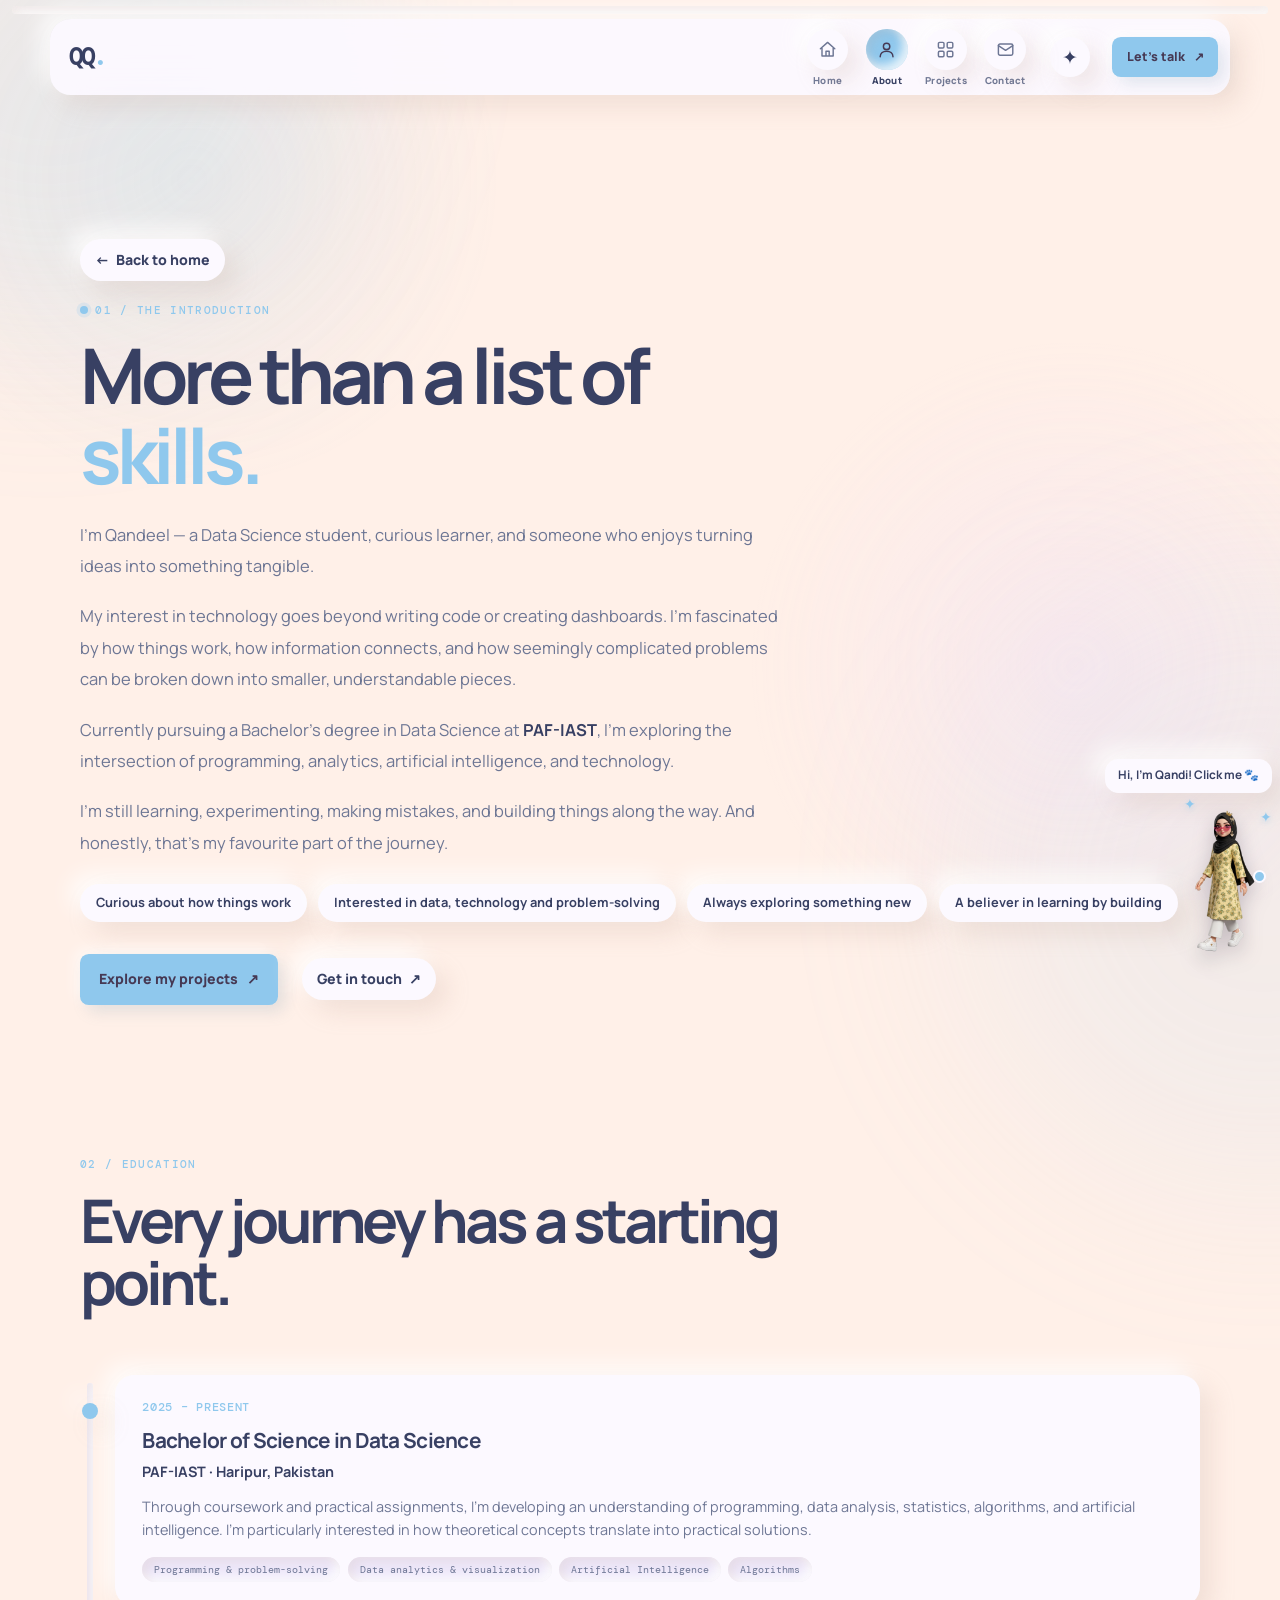
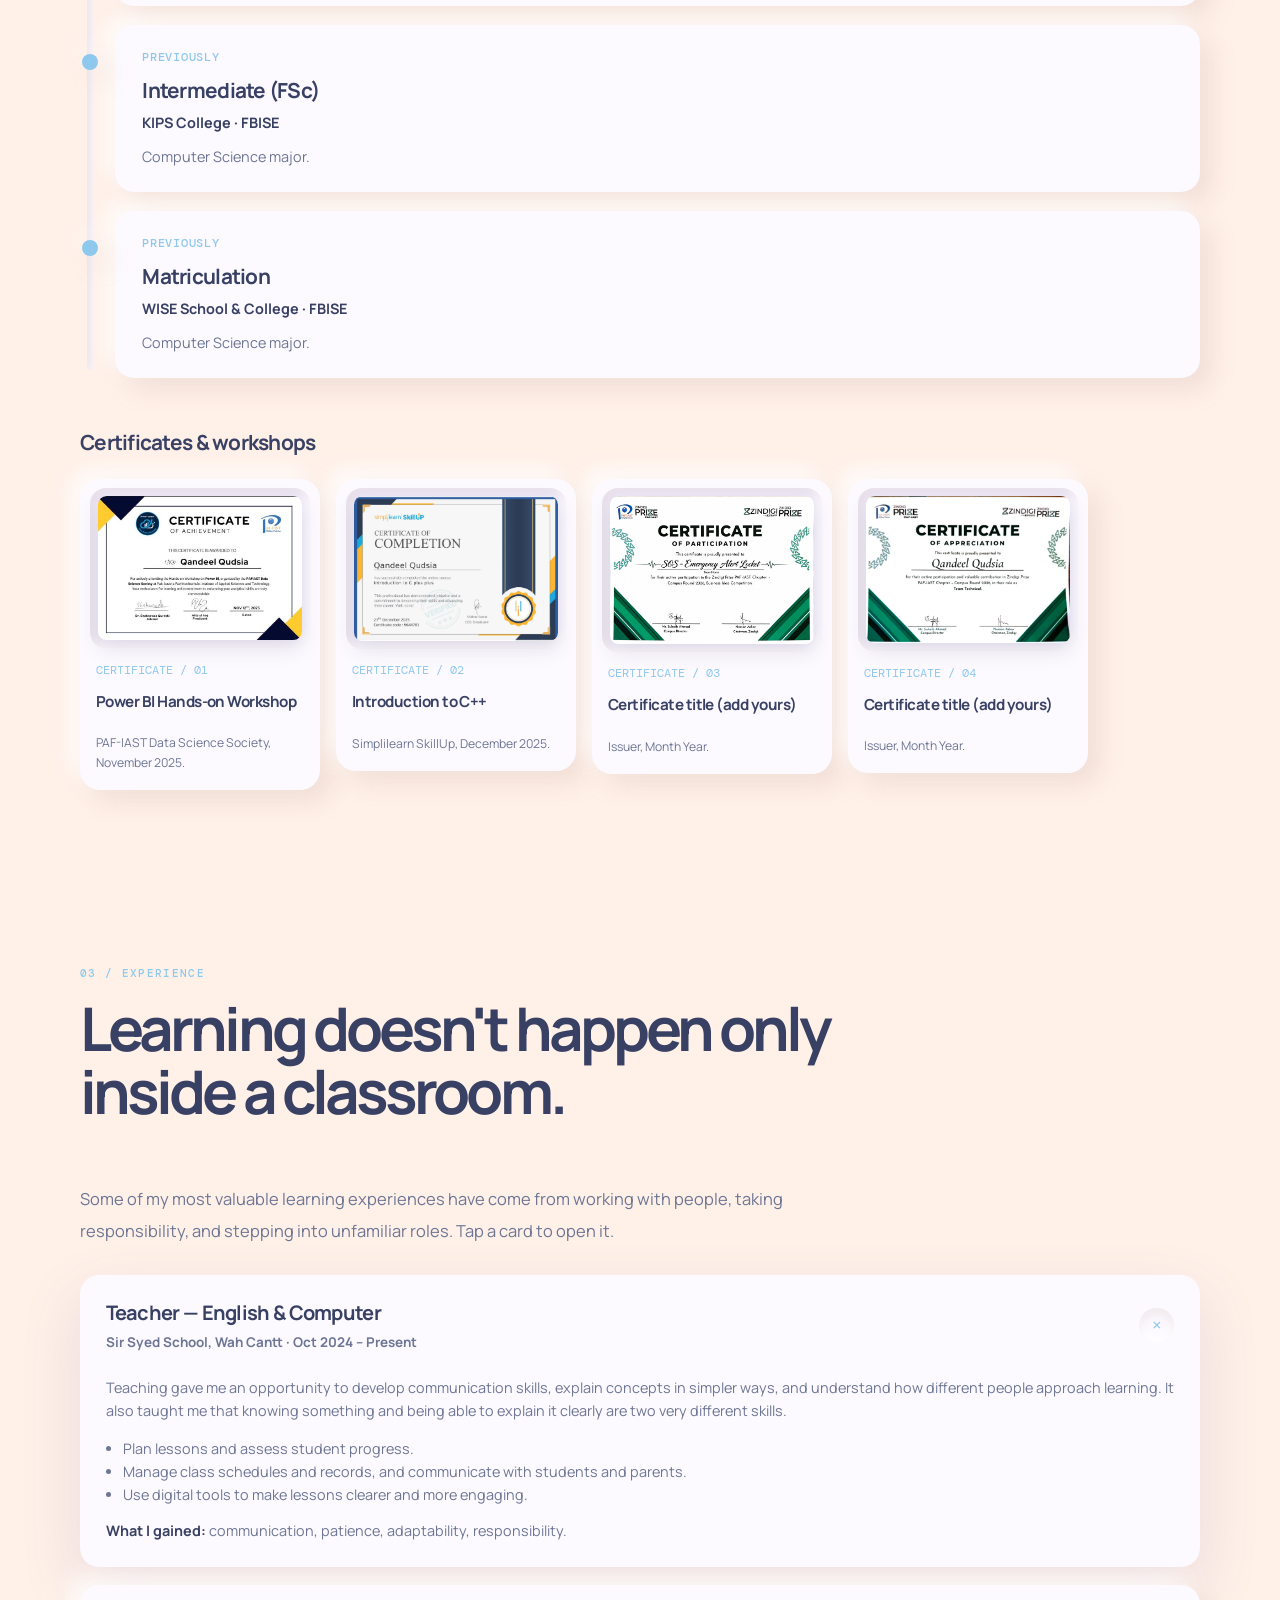
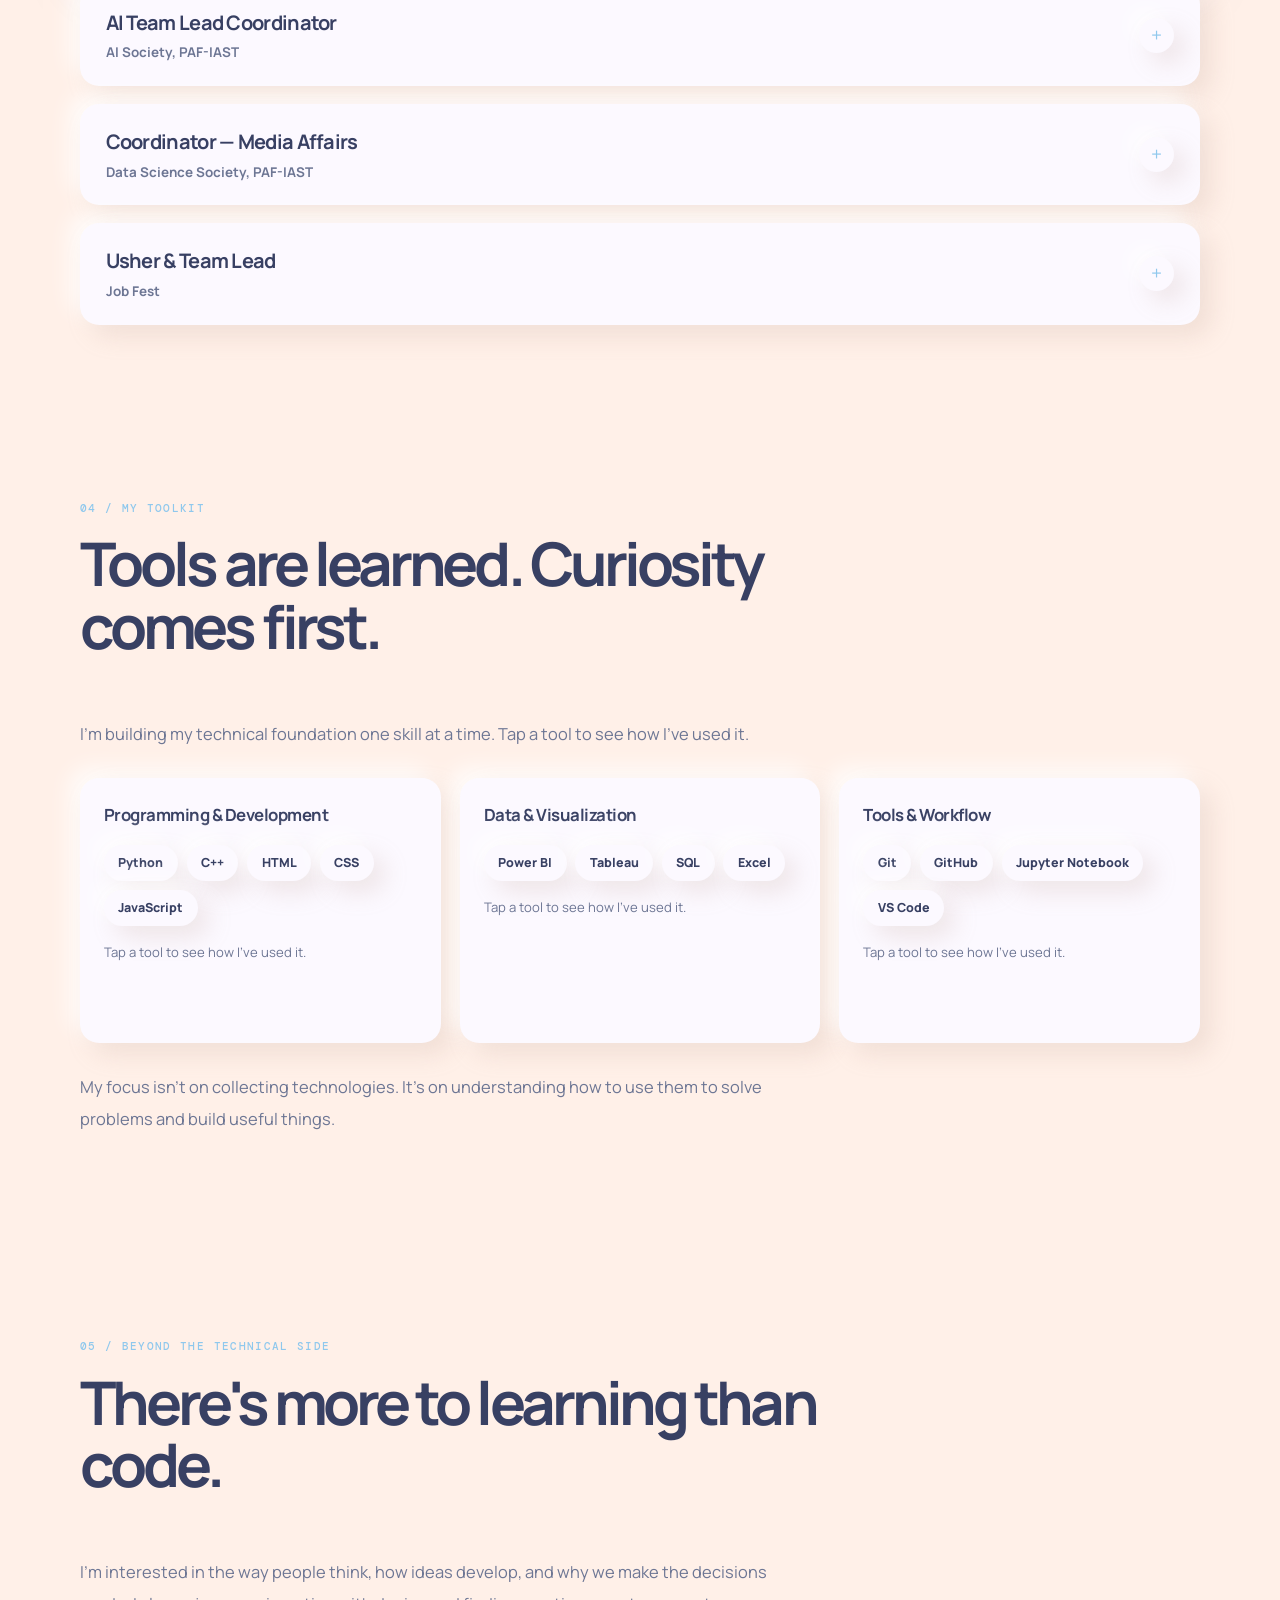
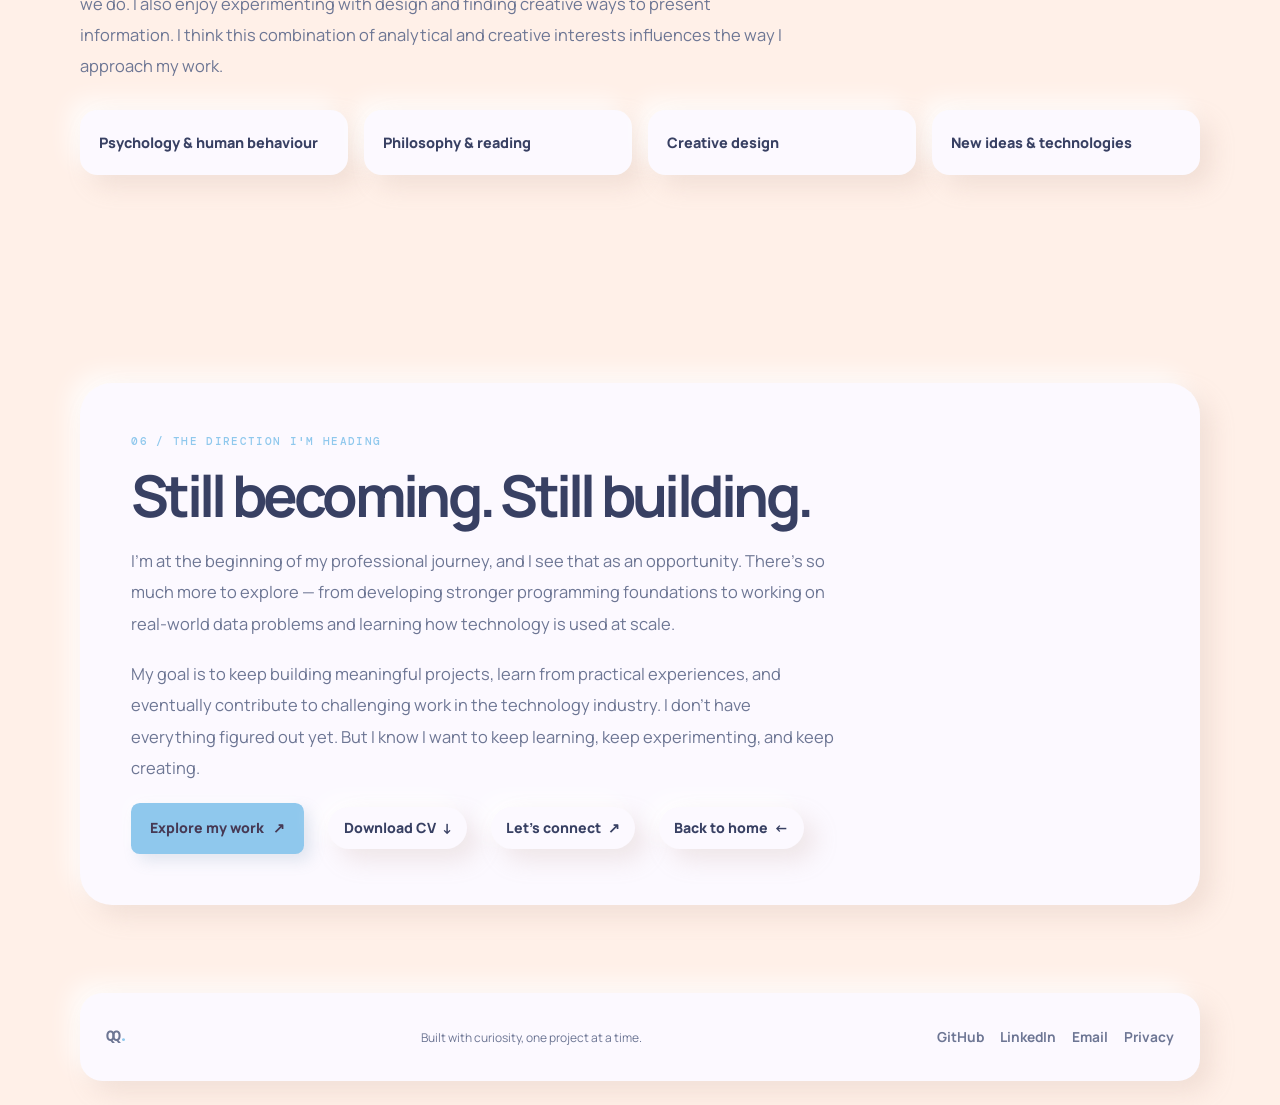
<file: about.html>
<!doctype html>
<html lang="en">

<head>
  <meta charset="UTF-8">
  <meta name="viewport" content="width=device-width, initial-scale=1.0">

    <meta name="description" content="Meet Qandeel Qudsia: Data Science student at PAF-IAST, teacher and society coordinator. Education, experience, certificates and toolkit.">
  <meta name="theme-color" content="#fff0e8">
  <meta name="robots" content="index, follow">
  <meta name="google-site-verification" content="FIuKV-cFiIqKXB3X_aq9MKhyz5YFE35eR1_5nCBBijE">
  <link rel="canonical" href="https://qandeelqudsiaportfolio.netlify.app/about.html">
  <meta property="og:type" content="website">
  <meta property="og:site_name" content="Qandeel Qudsia">
  <meta property="og:title" content="About | Qandeel Qudsia">
  <meta property="og:description" content="Meet Qandeel Qudsia: Data Science student at PAF-IAST, teacher and society coordinator. Education, experience, certificates and toolkit.">
  <meta property="og:url" content="https://qandeelqudsiaportfolio.netlify.app/about.html">
  <meta property="og:image" content="https://qandeelqudsiaportfolio.netlify.app/assets/og-about.jpg">
  <meta property="og:image:alt" content="Chibi cartoon of Qandeel winking with a peace sign">
  <meta name="twitter:card" content="summary_large_image">
  <meta name="twitter:title" content="About | Qandeel Qudsia">
  <meta name="twitter:description" content="Meet Qandeel Qudsia: Data Science student at PAF-IAST, teacher and society coordinator. Education, experience, certificates and toolkit.">
  <meta name="twitter:image" content="https://qandeelqudsiaportfolio.netlify.app/assets/og-about.jpg">
  <meta name="twitter:image:alt" content="Chibi cartoon of Qandeel winking with a peace sign">

  <title>About | Qandeel Qudsia</title>

  <!-- Fonts and the main stylesheet -->
  <link rel="preconnect" href="https://fonts.googleapis.com">
  <link rel="preconnect" href="https://fonts.gstatic.com" crossorigin>
  <link href="https://fonts.googleapis.com/css2?family=DM+Mono:wght@400;500&family=Manrope:wght@400;500;600;700;800&display=swap" rel="stylesheet">
  <link rel="icon" href="assets/favicon.svg" type="image/svg+xml">
  <link rel="stylesheet" href="styles.css">
  <!-- Google Analytics 4 -->
  <script async src="https://www.googletagmanager.com/gtag/js?id=G-WYPQP3LHSD"></script>
  <script>
    window.dataLayer = window.dataLayer || [];
    function gtag(){dataLayer.push(arguments);}
    gtag('js', new Date());
    gtag('config', 'G-WYPQP3LHSD');
  </script>
</head>

<body>
  <!-- Decorative background elements -->
  <a class="skip-link" href="#main-content">Skip to content</a>
  <div class="page-glow glow-one"></div>
  <div class="page-glow glow-two"></div>
  <div class="progress" aria-hidden="true">
    <span id="progress-bar"></span>
  </div>

  <!-- Site navigation -->
  <header class="site-header">
    <nav class="navbar" aria-label="Main navigation">
      <a class="logo" href="index.html" aria-label="Qandeel Qudsia home">
        QQ<span>.</span>
      </a>

      <button class="menu-button" type="button" aria-expanded="false" aria-controls="site-menu">
        <span class="sr-only">Open menu</span>
        <span></span>
        <span></span>
      </button>

      <div class="nav-panel" id="site-menu">
        <ul class="nav-links">
          <li style="--i:0"><a class="nav-icon" href="index.html"><span class="nav-icon-bubble"><svg viewBox="0 0 24 24" aria-hidden="true" focusable="false"><path d="M3 11l9-8 9 8M5 10v10h14V10M10 20v-6h4v6"/></svg></span><span class="nav-icon-label">Home</span></a></li>
          <li style="--i:1"><a class="nav-icon is-active" aria-current="page" href="#about"><span class="nav-icon-bubble"><svg viewBox="0 0 24 24" aria-hidden="true" focusable="false"><circle cx="12" cy="8" r="4"/><path d="M4 21c0-4.4 3.6-7 8-7s8 2.6 8 7"/></svg></span><span class="nav-icon-label">About</span></a></li>
          <li style="--i:2"><a class="nav-icon" href="index.html#projects"><span class="nav-icon-bubble"><svg viewBox="0 0 24 24" aria-hidden="true" focusable="false"><rect x="3" y="3" width="7" height="7" rx="1.5"/><rect x="14" y="3" width="7" height="7" rx="1.5"/><rect x="3" y="14" width="7" height="7" rx="1.5"/><rect x="14" y="14" width="7" height="7" rx="1.5"/></svg></span><span class="nav-icon-label">Projects</span></a></li>
          <li style="--i:3"><a class="nav-icon" href="index.html#contact"><span class="nav-icon-bubble"><svg viewBox="0 0 24 24" aria-hidden="true" focusable="false"><rect x="3" y="5" width="18" height="14" rx="2"/><path d="M3 7l9 6 9-6"/></svg></span><span class="nav-icon-label">Contact</span></a></li>
        </ul>

        <button class="theme-toggle" type="button" aria-label="Switch to dark mode" title="Switch color theme">
          <span aria-hidden="true">&#10022;</span>
        </button>

        <a class="button button-small" href="index.html#contact">
          Let's talk <span aria-hidden="true">&#8599;</span>
        </a>
      </div>
    </nav>
  </header>

  <main id="main-content">
    <!-- 01 Introduction -->
    <section class="section-shell page-hero" id="about">
      <div class="reveal">
        <a class="text-link back-link" href="index.html"><span aria-hidden="true">&larr;</span> Back to home</a>
        <p class="eyebrow"><span class="signal"></span>01 / The introduction</p>
        <h1>More than a list of <em>skills.</em></h1>
        <div class="about-copy wide">
          <p>I'm Qandeel &mdash; a Data Science student, curious learner, and someone who enjoys turning ideas into something tangible.</p>
          <p>My interest in technology goes beyond writing code or creating dashboards. I'm fascinated by how things work, how information connects, and how seemingly complicated problems can be broken down into smaller, understandable pieces.</p>
          <p>Currently pursuing a Bachelor's degree in Data Science at <strong>PAF-IAST</strong>, I'm exploring the intersection of programming, analytics, artificial intelligence, and technology.</p>
          <p>I'm still learning, experimenting, making mistakes, and building things along the way. And honestly, that's my favourite part of the journey.</p>
        </div>
        <ul class="trait-list" aria-label="A few things that describe me">
          <li>Curious about how things work</li>
          <li>Interested in data, technology and problem-solving</li>
          <li>Always exploring something new</li>
          <li>A believer in learning by building</li>
        </ul>
        <div class="hero-actions">
          <a class="button" href="index.html#projects">Explore my projects <span aria-hidden="true">&#8599;</span></a>
          <a class="text-link" href="index.html#contact">Get in touch <span aria-hidden="true">&#8599;</span></a>
        </div>
      </div>
    </section>

    <!-- 02 Education -->
    <section class="section-shell about-page-section" id="education">
      <div class="section-heading reveal">
        <p class="eyebrow">02 / Education</p>
        <h2>Every journey has a starting point.</h2>
      </div>
      <ol class="edu-timeline">
        <li class="edu-item reveal">
          <p class="timeline-date">2025 &ndash; Present</p>
          <h3>Bachelor of Science in Data Science</h3>
          <p class="timeline-org">PAF-IAST &middot; Haripur, Pakistan</p>
          <p>Through coursework and practical assignments, I'm developing an understanding of programming, data analysis, statistics, algorithms, and artificial intelligence. I'm particularly interested in how theoretical concepts translate into practical solutions.</p>
          <ul class="tag-list">
            <li>Programming &amp; problem-solving</li><li>Data analytics &amp; visualization</li><li>Artificial Intelligence</li><li>Algorithms</li>
          </ul>
        </li>
        <li class="edu-item reveal">
          <p class="timeline-date">Previously</p>
          <h3>Intermediate (FSc)</h3>
          <p class="timeline-org">KIPS College &middot; FBISE</p>
          <p>Computer Science major.</p>
        </li>
        <li class="edu-item reveal">
          <p class="timeline-date">Previously</p>
          <h3>Matriculation</h3>
          <p class="timeline-org">WISE School &amp; College &middot; FBISE</p>
          <p>Computer Science major.</p>
        </li>
      </ol>
      <div class="edu-certs" id="certificates">
        <h3 class="reveal">Certificates &amp; workshops</h3>
<div class="certificates-grid">
        <article class="certificate-card reveal">
          <a href="assets/c1.jpg" target="_blank" rel="noopener" aria-label="Open Power BI workshop certificate">
            <img src="assets/c1.jpg" alt="Certificate of achievement for a Power BI hands-on workshop" loading="lazy" width="720" height="540">
          </a>
          <div>
            <p class="project-index">CERTIFICATE / 01</p>
            <h3>Power BI Hands-on Workshop</h3>
            <p>PAF-IAST Data Science Society, November 2025.</p>
          </div>
        </article>
        <article class="certificate-card reveal">
          <a href="assets/c2.jpg" target="_blank" rel="noopener" aria-label="Open Introduction to C plus plus certificate">
            <img src="assets/c2.jpg" alt="Simplilearn SkillUp certificate for Introduction to C plus plus" loading="lazy" width="2339" height="1654">
          </a>
          <div>
            <p class="project-index">CERTIFICATE / 02</p>
            <h3>Introduction to C++</h3>
            <p>Simplilearn SkillUp, December 2025.</p>
          </div>
        </article>
        <article class="certificate-card reveal">
          <a href="assets/c3.jpeg" target="_blank" rel="noopener" aria-label="Open certificate 3">
            <img src="assets/c3.jpeg" alt="Certificate 3: replace with a short description of this certificate" loading="lazy" width="720" height="540">
          </a>
          <div>
            <p class="project-index">CERTIFICATE / 03</p>
            <h3>Certificate title (add yours)</h3>
            <p>Issuer, Month Year.</p>
          </div>
        </article>
        <article class="certificate-card reveal">
          <a href="assets/c4.jpeg" target="_blank" rel="noopener" aria-label="Open certificate 4">
            <img src="assets/c4.jpeg" alt="Certificate 4: replace with a short description of this certificate" loading="lazy" width="720" height="540">
          </a>
          <div>
            <p class="project-index">CERTIFICATE / 04</p>
            <h3>Certificate title (add yours)</h3>
            <p>Issuer, Month Year.</p>
          </div>
        </article>
      </div>
      </div>
    </section>

    <!-- 03 Experience -->
    <section class="section-shell about-page-section" id="experience">
      <div class="section-heading reveal">
        <p class="eyebrow">03 / Experience</p>
        <h2>Learning doesn't happen only inside a classroom.</h2>
      </div>
      <p class="about-copy wide reveal">Some of my most valuable learning experiences have come from working with people, taking responsibility, and stepping into unfamiliar roles. Tap a card to open it.</p>
      <div class="exp-list reveal">
        <details class="exp-card" open>
          <summary><span><h3>Teacher &mdash; English &amp; Computer</h3><p>Sir Syed School, Wah Cantt &middot; Oct 2024 &ndash; Present</p></span><span class="exp-toggle" aria-hidden="true">+</span></summary>
          <div class="exp-body">
            <p>Teaching gave me an opportunity to develop communication skills, explain concepts in simpler ways, and understand how different people approach learning. It also taught me that knowing something and being able to explain it clearly are two very different skills.</p>
            <ul>
              <li>Plan lessons and assess student progress.</li>
              <li>Manage class schedules and records, and communicate with students and parents.</li>
              <li>Use digital tools to make lessons clearer and more engaging.</li>
            </ul>
            <p class="exp-gain"><strong>What I gained:</strong> communication, patience, adaptability, responsibility.</p>
          </div>
        </details>
        <details class="exp-card">
          <summary><span><h3>AI Team Lead Coordinator</h3><p>AI Society, PAF-IAST</p></span><span class="exp-toggle" aria-hidden="true">+</span></summary>
          <div class="exp-body">
            <p>An opportunity to engage with the AI community at university, collaborate with others, and take part in activities around artificial intelligence and technology.</p>
            <ul><li>Lead the AI team, coordinating members, tasks and society activities.</li></ul>
            <p class="exp-gain"><strong>What I'm developing:</strong> team coordination, collaboration, technical communication.</p>
          </div>
        </details>
        <details class="exp-card">
          <summary><span><h3>Coordinator &mdash; Media Affairs</h3><p>Data Science Society, PAF-IAST</p></span><span class="exp-toggle" aria-hidden="true">+</span></summary>
          <div class="exp-body">
            <p>Working around media and communication within a student society lets me contribute beyond technical coursework. It brings together creativity, coordination, and communicating ideas effectively.</p>
            <ul><li>Manage society media: announcements, event coverage and content.</li></ul>
            <p class="exp-gain"><strong>What I'm developing:</strong> communication, creative thinking, organizational skills.</p>
          </div>
        </details>
        <details class="exp-card">
          <summary><span><h3>Usher &amp; Team Lead</h3><p>Job Fest</p></span><span class="exp-toggle" aria-hidden="true">+</span></summary>
          <div class="exp-body">
            <p>Being part of an event team introduced me to the practical side of coordination, teamwork, and managing responsibilities in a busy environment.</p>
            <ul><li>Worked as an usher and acted as team lead for the Usher Society during the job fest.</li></ul>
            <p class="exp-gain"><strong>What I gained:</strong> teamwork, organization, adaptability.</p>
          </div>
        </details>
      </div>
    </section>

    <!-- 04 Toolkit -->
    <section class="section-shell about-page-section" id="skills">
      <div class="section-heading reveal">
        <p class="eyebrow">04 / My toolkit</p>
        <h2>Tools are learned. Curiosity comes first.</h2>
      </div>
      <p class="about-copy wide reveal">I'm building my technical foundation one skill at a time. Tap a tool to see how I've used it.</p>
      <div class="skill-groups reveal">
        <div class="skill-group">
          <h3>Programming &amp; Development</h3>
          <ul class="skill-chips">
            <li><button class="skill-chip" type="button" aria-pressed="false" data-note="The main language for my AI Lab hospital routing project (in progress). Still building depth.">Python</button></li>
            <li><button class="skill-chip" type="button" aria-pressed="false" data-note="Part of my university programming coursework, and I completed an Introduction to C++ course in December 2025.">C++</button></li>
            <li><button class="skill-chip" type="button" aria-pressed="false" data-note="Used to structure every page of this portfolio from scratch.">HTML</button></li>
            <li><button class="skill-chip" type="button" aria-pressed="false" data-note="Used for this site's claymorphism look, themes and responsive layouts.">CSS</button></li>
            <li><button class="skill-chip" type="button" aria-pressed="false" data-note="Used for this site's menu, theme toggle, screen pet and contact form.">JavaScript</button></li>
          </ul>
          <p class="skill-note" aria-live="polite">Tap a tool to see how I've used it.</p>
        </div>
        <div class="skill-group">
          <h3>Data &amp; Visualization</h3>
          <ul class="skill-chips">
            <li><button class="skill-chip" type="button" aria-pressed="false" data-note="Built my Sales Performance Dashboard with Power BI, using Power Query for preparation and DAX for measures.">Power BI</button></li>
            <li><button class="skill-chip" type="button" aria-pressed="false" data-note="Built my HR Analytics Dashboard in Tableau.">Tableau</button></li>
            <li><button class="skill-chip" type="button" aria-pressed="false" data-note="Currently learning queries and data exploration.">SQL</button></li>
            <li><button class="skill-chip" type="button" aria-pressed="false" data-note="Used alongside Power BI and Tableau for my dashboard data.">Excel</button></li>
          </ul>
          <p class="skill-note" aria-live="polite">Tap a tool to see how I've used it.</p>
        </div>
        <div class="skill-group">
          <h3>Tools &amp; Workflow</h3>
          <ul class="skill-chips">
            <li><button class="skill-chip" type="button" aria-pressed="false" data-note="Version control for this portfolio and my Git &amp; GitHub study repository.">Git</button></li>
            <li><button class="skill-chip" type="button" aria-pressed="false" data-note="Where my projects and study repositories are stored.">GitHub</button></li>
            <li><button class="skill-chip" type="button" aria-pressed="false" data-note="Working on it to make diff visualizations">Jupyter Notebook</button></li>
            <li><button class="skill-chip" type="button" aria-pressed="false" data-note="Used for development and debugging my applications.">VS Code</button></li>
          </ul>
          <p class="skill-note" aria-live="polite">Tap a tool to see how I've used it.</p>
        </div>
      </div>
      <p class="about-copy wide reveal">My focus isn't on collecting technologies. It's on understanding how to use them to solve problems and build useful things.</p>
    </section>

    <!-- 05 Beyond -->
    <section class="section-shell about-page-section" id="beyond">
      <div class="section-heading reveal">
        <p class="eyebrow">05 / Beyond the technical side</p>
        <h2>There's more to learning than code.</h2>
      </div>
      <div class="about-copy wide reveal">
        <p>I'm interested in the way people think, how ideas develop, and why we make the decisions we do. I also enjoy experimenting with design and finding creative ways to present information. I think this combination of analytical and creative interests influences the way I approach my work.</p>
      </div>
      <ul class="interest-grid reveal">
        <li>Psychology &amp; human behaviour</li>
        <li>Philosophy &amp; reading</li>
        <li>Creative design</li>
        <li>New ideas &amp; technologies</li>
      </ul>
    </section>

    <!-- 06 Direction -->
    <section class="section-shell about-page-section" id="direction">
      <div class="direction-panel reveal">
        <p class="eyebrow">06 / The direction I'm heading</p>
        <h2>Still becoming. Still building.</h2>
        <div class="about-copy wide">
          <p>I'm at the beginning of my professional journey, and I see that as an opportunity. There's so much more to explore &mdash; from developing stronger programming foundations to working on real-world data problems and learning how technology is used at scale.</p>
          <p>My goal is to keep building meaningful projects, learn from practical experiences, and eventually contribute to challenging work in the technology industry. I don't have everything figured out yet. But I know I want to keep learning, keep experimenting, and keep creating.</p>
        </div>
        <div class="hero-actions">
          <a class="button" href="index.html#projects">Explore my work <span aria-hidden="true">&#8599;</span></a>
          <a class="text-link" href="assets/resume.pdf" target="_blank" rel="noopener">Download CV <span aria-hidden="true">&#8595;</span></a>
          <a class="text-link" href="index.html#contact">Let's connect <span aria-hidden="true">&#8599;</span></a>
          <a class="text-link" href="index.html">Back to home <span aria-hidden="true">&larr;</span></a>
        </div>
      </div>
    </section>
  </main>

  <!-- Footer -->
  <footer class="site-footer section-shell">
    <a class="logo" href="index.html" aria-label="Back to the top of Qandeel Qudsia's portfolio">QQ<span>.</span></a>
    <p>Built with curiosity, one project at a time.</p>
    <div>
      <a href="https://github.com/Qandeel2006" target="_blank" rel="noopener">GitHub</a>
      <a href="https://pk.linkedin.com/in/qandeel-qudsia" target="_blank" rel="noopener">LinkedIn</a>
      <a href="mailto:qandeelqudsia@gmail.com">Email</a>
      <a href="privacy.html">Privacy</a>
    </div>
  </footer>

  <!-- Screen pet: Qandi walks along the bottom of the page -->
  <aside class="portfolio-helper" id="screen-pet" aria-label="Qandi, Qandeel's screen pet">
    <div class="helper-panel" id="helper-panel" role="dialog" aria-labelledby="helper-title" aria-hidden="true">
      <button class="helper-close" type="button" aria-label="Close helper">&times;</button>
      <img class="helper-avatar" src="assets/qandeel-helper%20(2).png" alt="Illustrated avatar of Qandeel" width="112" height="112">
      <div class="helper-copy">
        <p class="helper-kicker">Hi, I'm Qandi!</p>
        <h2 id="helper-title">How can I help?</h2>
        <p>I can point you to my projects, skills, or the best way to get in touch.</p>
      </div>
      <div class="helper-actions">
        <a href="index.html#projects">See my work <span aria-hidden="true">&rarr;</span></a>
        <a href="index.html#contact">Get in touch <span aria-hidden="true">&rarr;</span></a>
      </div>
      <div class="helper-faq">
        <h3>Quick FAQ</h3>
        <details><summary>Who is Qandeel?</summary><p>A Data Science student at PAF-IAST who builds dashboards, small Python projects and websites like this one.</p></details>
        <details><summary>Is she open to internships?</summary><p>Yes! Internships, collaborative projects and conversations about data are all welcome. Use the contact form.</p></details>
        <details><summary>What tools does she use?</summary><p>Python, SQL, Power BI, Tableau, HTML, CSS, JavaScript, Git and GitHub.</p></details>
        <details><summary>Where can I see her work?</summary><p>Head to the <a href="index.html#projects">projects section</a> for dashboards, an AI routing project and this site.</p></details>
        <details><summary>Can I download her resume?</summary><p>Yes, there is a <a href="assets/resume.pdf" target="_blank" rel="noopener">resume link</a> on the home page and the About page.</p></details>
        <details><summary>How do I get in touch?</summary><p>Fill in the <a href="index.html#contact">contact form</a>. You get a thank-you page once it is sent.</p></details>
      </div>
    </div>
    <p class="pet-bubble" role="status" aria-live="polite"></p>
    <button class="helper-trigger" type="button" aria-controls="helper-panel" aria-expanded="false" aria-label="Open Qandi, Qandeel's screen pet">
      <span class="pet-spark pet-spark-one" aria-hidden="true">&#10022;</span>
      <span class="pet-spark pet-spark-two" aria-hidden="true">&#10022;</span>
      <img src="assets/qandeel-helper%20(2).png" alt="" width="64" height="64">
      <span class="helper-status" aria-hidden="true"></span>
      <span class="pet-zzz" aria-hidden="true">z z</span>
    </button>
  </aside>

  <script src="script.js"></script>
</body>

</html>
</file>
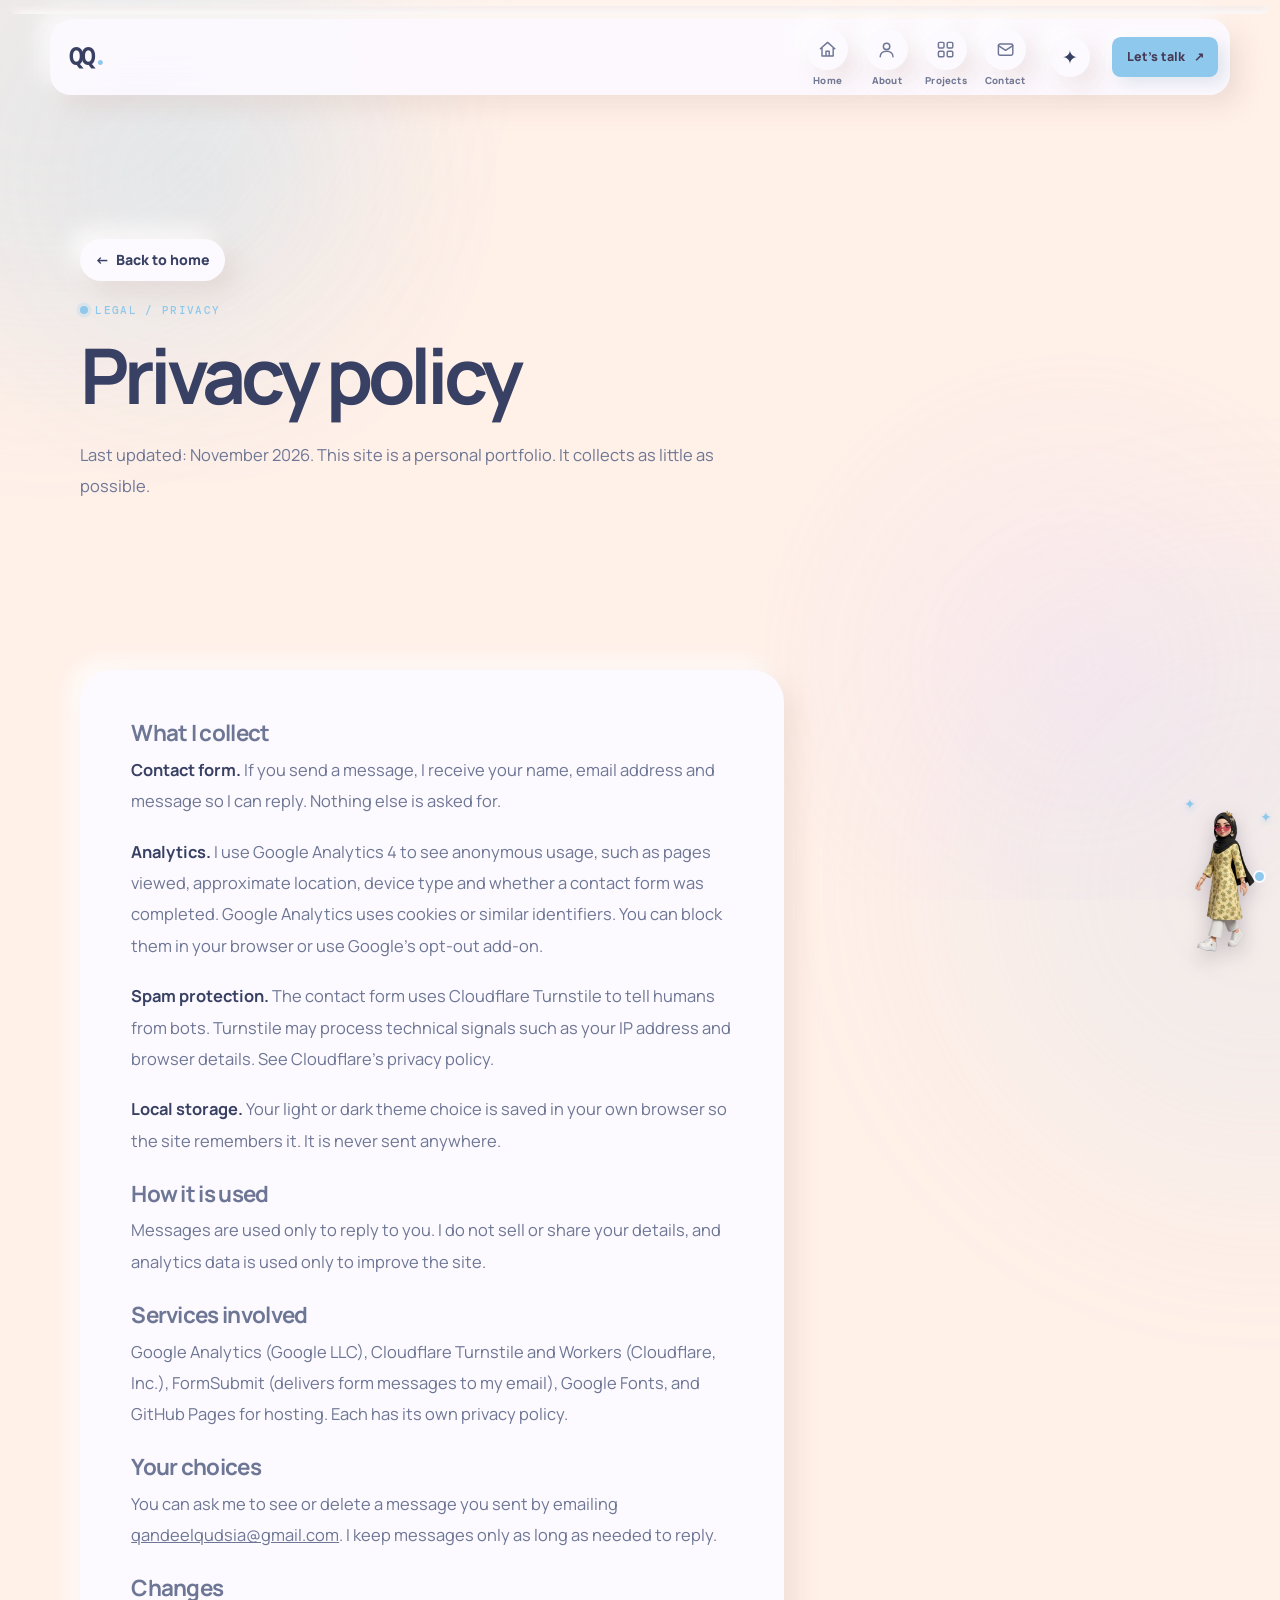
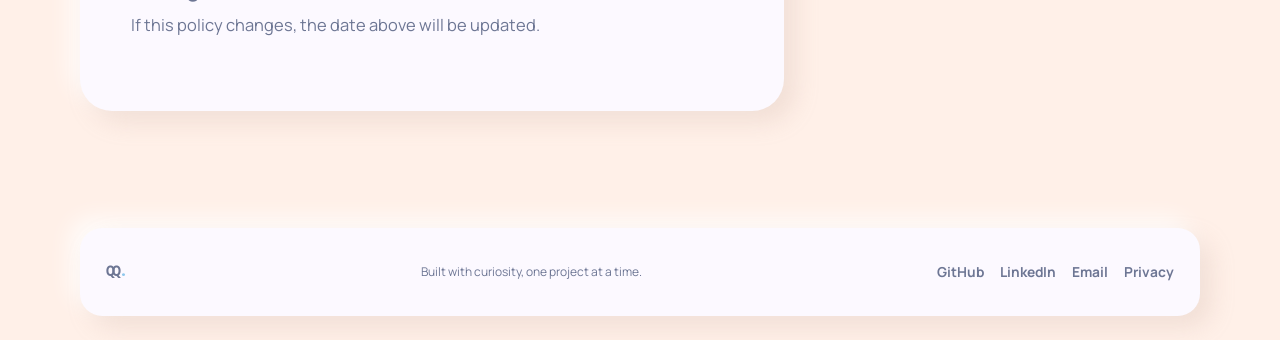
<file: privacy.html>
<!doctype html>
<html lang="en">

<head>
  <meta charset="UTF-8">
  <meta name="viewport" content="width=device-width, initial-scale=1.0">

    <meta name="description" content="How Qandeel Qudsia's portfolio handles analytics, the contact form, spam protection and cookies, and how to contact me about your data.">
  <meta name="theme-color" content="#fff0e8">
  <meta name="robots" content="index, follow">
  <meta name="google-site-verification" content="FIuKV-cFiIqKXB3X_aq9MKhyz5YFE35eR1_5nCBBijE">
  <link rel="canonical" href="https://qandeelqudsiaportfolio.netlify.app/privacy.html">
  <meta property="og:type" content="website">
  <meta property="og:site_name" content="Qandeel Qudsia">
  <meta property="og:title" content="Privacy Policy | Qandeel Qudsia">
  <meta property="og:description" content="How Qandeel Qudsia's portfolio handles analytics, the contact form, spam protection and cookies, and how to contact me about your data.">
  <meta property="og:url" content="https://qandeelqudsiaportfolio.netlify.app/privacy.html">
  <meta property="og:image" content="https://qandeelqudsiaportfolio.netlify.app/assets/og-privacy.jpg">
  <meta property="og:image:alt" content="HR Analytics Dashboard preview image">
  <meta name="twitter:card" content="summary_large_image">
  <meta name="twitter:title" content="Privacy Policy | Qandeel Qudsia">
  <meta name="twitter:description" content="How Qandeel Qudsia's portfolio handles analytics, the contact form, spam protection and cookies, and how to contact me about your data.">
  <meta name="twitter:image" content="https://qandeelqudsiaportfolio.netlify.app/assets/og-privacy.jpg">
  <meta name="twitter:image:alt" content="HR Analytics Dashboard preview image">

  <title>Privacy Policy | Qandeel Qudsia</title>

  <!-- Fonts and the main stylesheet -->
  <link rel="preconnect" href="https://fonts.googleapis.com">
  <link rel="preconnect" href="https://fonts.gstatic.com" crossorigin>
  <link href="https://fonts.googleapis.com/css2?family=DM+Mono:wght@400;500&family=Manrope:wght@400;500;600;700;800&display=swap" rel="stylesheet">
  <link rel="icon" href="assets/favicon.svg" type="image/svg+xml">
  <link rel="stylesheet" href="styles.css">
  <!-- Google Analytics 4 -->
  <script async src="https://www.googletagmanager.com/gtag/js?id=G-WYPQP3LHSD"></script>
  <script>
    window.dataLayer = window.dataLayer || [];
    function gtag(){dataLayer.push(arguments);}
    gtag('js', new Date());
    gtag('config', 'G-WYPQP3LHSD');
  </script>
</head>

<body>
  <!-- Decorative background elements -->
  <a class="skip-link" href="#main-content">Skip to content</a>
  <div class="page-glow glow-one"></div>
  <div class="page-glow glow-two"></div>
  <div class="progress" aria-hidden="true">
    <span id="progress-bar"></span>
  </div>

  <!-- Site navigation -->
  <header class="site-header">
    <nav class="navbar" aria-label="Main navigation">
      <a class="logo" href="index.html" aria-label="Qandeel Qudsia home">
        QQ<span>.</span>
      </a>

      <button class="menu-button" type="button" aria-expanded="false" aria-controls="site-menu">
        <span class="sr-only">Open menu</span>
        <span></span>
        <span></span>
      </button>

      <div class="nav-panel" id="site-menu">
        <ul class="nav-links">
          <li style="--i:0"><a class="nav-icon" href="index.html"><span class="nav-icon-bubble"><svg viewBox="0 0 24 24" aria-hidden="true" focusable="false"><path d="M3 11l9-8 9 8M5 10v10h14V10M10 20v-6h4v6"/></svg></span><span class="nav-icon-label">Home</span></a></li>
          <li style="--i:1"><a class="nav-icon" href="index.html#about"><span class="nav-icon-bubble"><svg viewBox="0 0 24 24" aria-hidden="true" focusable="false"><circle cx="12" cy="8" r="4"/><path d="M4 21c0-4.4 3.6-7 8-7s8 2.6 8 7"/></svg></span><span class="nav-icon-label">About</span></a></li>
          <li style="--i:2"><a class="nav-icon" href="index.html#projects"><span class="nav-icon-bubble"><svg viewBox="0 0 24 24" aria-hidden="true" focusable="false"><rect x="3" y="3" width="7" height="7" rx="1.5"/><rect x="14" y="3" width="7" height="7" rx="1.5"/><rect x="3" y="14" width="7" height="7" rx="1.5"/><rect x="14" y="14" width="7" height="7" rx="1.5"/></svg></span><span class="nav-icon-label">Projects</span></a></li>
          <li style="--i:3"><a class="nav-icon" href="index.html#contact"><span class="nav-icon-bubble"><svg viewBox="0 0 24 24" aria-hidden="true" focusable="false"><rect x="3" y="5" width="18" height="14" rx="2"/><path d="M3 7l9 6 9-6"/></svg></span><span class="nav-icon-label">Contact</span></a></li>
        </ul>

        <button class="theme-toggle" type="button" aria-label="Switch to dark mode" title="Switch color theme">
          <span aria-hidden="true">&#10022;</span>
        </button>

        <a class="button button-small" href="index.html#contact">
          Let's talk <span aria-hidden="true">&#8599;</span>
        </a>
      </div>
    </nav>
  </header>

  <main id="main-content">
    <section class="section-shell page-hero" id="hook">
      <div class="reveal">
        <a class="text-link back-link" href="index.html"><span aria-hidden="true">&larr;</span> Back to home</a>
        <p class="eyebrow"><span class="signal"></span>Legal / Privacy</p>
        <h1>Privacy policy</h1>
        <p class="about-copy wide">Last updated: November 2026. This site is a personal portfolio. It collects as little as possible.</p>
      </div>
    </section>
    <section class="section-shell about-page-section policy">
      <div class="direction-panel reveal about-copy wide">
        <h2>What I collect</h2>
        <p><strong>Contact form.</strong> If you send a message, I receive your name, email address and message so I can reply. Nothing else is asked for.</p>
        <p><strong>Analytics.</strong> I use Google Analytics 4 to see anonymous usage, such as pages viewed, approximate location, device type and whether a contact form was completed. Google Analytics uses cookies or similar identifiers. You can block them in your browser or use Google's opt-out add-on.</p>
        <p><strong>Spam protection.</strong> The contact form uses Cloudflare Turnstile to tell humans from bots. Turnstile may process technical signals such as your IP address and browser details. See Cloudflare's privacy policy.</p>
        <p><strong>Local storage.</strong> Your light or dark theme choice is saved in your own browser so the site remembers it. It is never sent anywhere.</p>
        <h2>How it is used</h2>
        <p>Messages are used only to reply to you. I do not sell or share your details, and analytics data is used only to improve the site.</p>
        <h2>Services involved</h2>
        <p>Google Analytics (Google LLC), Cloudflare Turnstile and Workers (Cloudflare, Inc.), FormSubmit (delivers form messages to my email), Google Fonts, and GitHub Pages for hosting. Each has its own privacy policy.</p>
        <h2>Your choices</h2>
        <p>You can ask me to see or delete a message you sent by emailing <a href="mailto:qandeelqudsia@gmail.com">qandeelqudsia@gmail.com</a>. I keep messages only as long as needed to reply.</p>
        <h2>Changes</h2>
        <p>If this policy changes, the date above will be updated.</p>
      </div>
    </section>
  </main>

  <!-- Footer -->
  <footer class="site-footer section-shell">
    <a class="logo" href="index.html" aria-label="Back to the top of Qandeel Qudsia's portfolio">QQ<span>.</span></a>
    <p>Built with curiosity, one project at a time.</p>
    <div>
      <a href="https://github.com/Qandeel2006" target="_blank" rel="noopener">GitHub</a>
      <a href="https://pk.linkedin.com/in/qandeel-qudsia" target="_blank" rel="noopener">LinkedIn</a>
      <a href="mailto:qandeelqudsia@gmail.com">Email</a>
      <a href="privacy.html">Privacy</a>
    </div>
  </footer>

  <!-- Screen pet: Qandi walks along the bottom of the page -->
  <aside class="portfolio-helper" id="screen-pet" aria-label="Qandi, Qandeel's screen pet">
    <div class="helper-panel" id="helper-panel" role="dialog" aria-labelledby="helper-title" aria-hidden="true">
      <button class="helper-close" type="button" aria-label="Close helper">&times;</button>
      <img class="helper-avatar" src="assets/qandeel-helper%20(2).png" alt="Illustrated avatar of Qandeel" width="112" height="112">
      <div class="helper-copy">
        <p class="helper-kicker">Hi, I'm Qandi!</p>
        <h2 id="helper-title">How can I help?</h2>
        <p>I can point you to my projects, skills, or the best way to get in touch.</p>
      </div>
      <div class="helper-actions">
        <a href="index.html#projects">See my work <span aria-hidden="true">&rarr;</span></a>
        <a href="index.html#contact">Get in touch <span aria-hidden="true">&rarr;</span></a>
      </div>
      <div class="helper-faq">
        <h3>Quick FAQ</h3>
        <details><summary>Who is Qandeel?</summary><p>A Data Science student at PAF-IAST who builds dashboards, small Python projects and websites like this one.</p></details>
        <details><summary>Is she open to internships?</summary><p>Yes! Internships, collaborative projects and conversations about data are all welcome. Use the contact form.</p></details>
        <details><summary>What tools does she use?</summary><p>Python, SQL, Power BI, Tableau, HTML, CSS, JavaScript, Git and GitHub.</p></details>
        <details><summary>Where can I see her work?</summary><p>Head to the <a href="index.html#projects">projects section</a> for dashboards, an AI routing project and this site.</p></details>
        <details><summary>Can I download her resume?</summary><p>Yes, there is a <a href="assets/resume.pdf" target="_blank" rel="noopener">resume link</a> on the home page and the About page.</p></details>
        <details><summary>How do I get in touch?</summary><p>Fill in the <a href="index.html#contact">contact form</a>. You get a thank-you page once it is sent.</p></details>
      </div>
    </div>
    <p class="pet-bubble" role="status" aria-live="polite"></p>
    <button class="helper-trigger" type="button" aria-controls="helper-panel" aria-expanded="false" aria-label="Open Qandi, Qandeel's screen pet">
      <span class="pet-spark pet-spark-one" aria-hidden="true">&#10022;</span>
      <span class="pet-spark pet-spark-two" aria-hidden="true">&#10022;</span>
      <img src="assets/qandeel-helper%20(2).png" alt="" width="64" height="64">
      <span class="helper-status" aria-hidden="true"></span>
      <span class="pet-zzz" aria-hidden="true">z z</span>
    </button>
  </aside>

  <script src="script.js"></script>
</body>

</html>
</file>
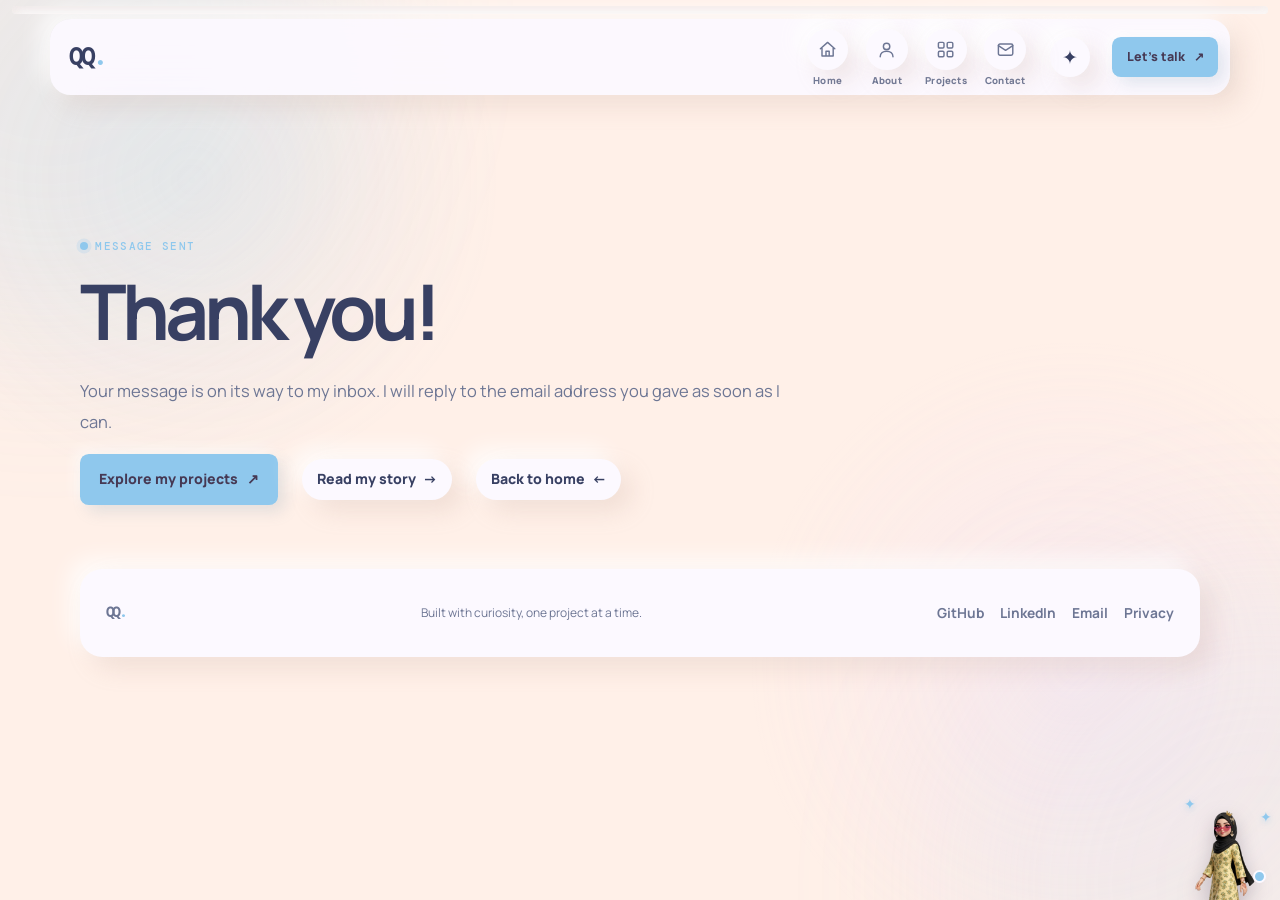
<file: thank-you.html>
<!doctype html>
<html lang="en">

<head>
  <meta charset="UTF-8">
  <meta name="viewport" content="width=device-width, initial-scale=1.0">

    <meta name="description" content="Thanks for getting in touch. Your message was sent and Qandeel Qudsia will reply as soon as possible.">
  <meta name="theme-color" content="#fff0e8">
  <meta name="robots" content="noindex, follow">
  <meta name="google-site-verification" content="FIuKV-cFiIqKXB3X_aq9MKhyz5YFE35eR1_5nCBBijE">
  <link rel="canonical" href="https://qandeelqudsiaportfolio.netlify.app/thank-you.html">
  <meta property="og:type" content="website">
  <meta property="og:site_name" content="Qandeel Qudsia">
  <meta property="og:title" content="Thank you | Qandeel Qudsia">
  <meta property="og:description" content="Thanks for getting in touch. Your message was sent and Qandeel Qudsia will reply as soon as possible.">
  <meta property="og:url" content="https://qandeelqudsiaportfolio.netlify.app/thank-you.html">
  <meta property="og:image" content="https://qandeelqudsiaportfolio.netlify.app/assets/og-thankyou.jpg">
  <meta property="og:image:alt" content="HR Analytics Dashboard preview image">
  <meta name="twitter:card" content="summary_large_image">
  <meta name="twitter:title" content="Thank you | Qandeel Qudsia">
  <meta name="twitter:description" content="Thanks for getting in touch. Your message was sent and Qandeel Qudsia will reply as soon as possible.">
  <meta name="twitter:image" content="https://qandeelqudsiaportfolio.netlify.app/assets/og-thankyou.jpg">
  <meta name="twitter:image:alt" content="HR Analytics Dashboard preview image">

  <title>Thank you | Qandeel Qudsia</title>

  <!-- Fonts and the main stylesheet -->
  <link rel="preconnect" href="https://fonts.googleapis.com">
  <link rel="preconnect" href="https://fonts.gstatic.com" crossorigin>
  <link href="https://fonts.googleapis.com/css2?family=DM+Mono:wght@400;500&family=Manrope:wght@400;500;600;700;800&display=swap" rel="stylesheet">
  <link rel="icon" href="assets/favicon.svg" type="image/svg+xml">
  <link rel="stylesheet" href="styles.css">
  <!-- Google Analytics 4 -->
  <script async src="https://www.googletagmanager.com/gtag/js?id=G-WYPQP3LHSD"></script>
  <script>
    window.dataLayer = window.dataLayer || [];
    function gtag(){dataLayer.push(arguments);}
    gtag('js', new Date());
    gtag('config', 'G-WYPQP3LHSD');
  </script>
</head>

<body>
  <!-- Decorative background elements -->
  <a class="skip-link" href="#main-content">Skip to content</a>
  <div class="page-glow glow-one"></div>
  <div class="page-glow glow-two"></div>
  <div class="progress" aria-hidden="true">
    <span id="progress-bar"></span>
  </div>

  <!-- Site navigation -->
  <header class="site-header">
    <nav class="navbar" aria-label="Main navigation">
      <a class="logo" href="index.html" aria-label="Qandeel Qudsia home">
        QQ<span>.</span>
      </a>

      <button class="menu-button" type="button" aria-expanded="false" aria-controls="site-menu">
        <span class="sr-only">Open menu</span>
        <span></span>
        <span></span>
      </button>

      <div class="nav-panel" id="site-menu">
        <ul class="nav-links">
          <li style="--i:0"><a class="nav-icon" href="index.html"><span class="nav-icon-bubble"><svg viewBox="0 0 24 24" aria-hidden="true" focusable="false"><path d="M3 11l9-8 9 8M5 10v10h14V10M10 20v-6h4v6"/></svg></span><span class="nav-icon-label">Home</span></a></li>
          <li style="--i:1"><a class="nav-icon" href="index.html#about"><span class="nav-icon-bubble"><svg viewBox="0 0 24 24" aria-hidden="true" focusable="false"><circle cx="12" cy="8" r="4"/><path d="M4 21c0-4.4 3.6-7 8-7s8 2.6 8 7"/></svg></span><span class="nav-icon-label">About</span></a></li>
          <li style="--i:2"><a class="nav-icon" href="index.html#projects"><span class="nav-icon-bubble"><svg viewBox="0 0 24 24" aria-hidden="true" focusable="false"><rect x="3" y="3" width="7" height="7" rx="1.5"/><rect x="14" y="3" width="7" height="7" rx="1.5"/><rect x="3" y="14" width="7" height="7" rx="1.5"/><rect x="14" y="14" width="7" height="7" rx="1.5"/></svg></span><span class="nav-icon-label">Projects</span></a></li>
          <li style="--i:3"><a class="nav-icon" href="index.html#contact"><span class="nav-icon-bubble"><svg viewBox="0 0 24 24" aria-hidden="true" focusable="false"><rect x="3" y="5" width="18" height="14" rx="2"/><path d="M3 7l9 6 9-6"/></svg></span><span class="nav-icon-label">Contact</span></a></li>
        </ul>

        <button class="theme-toggle" type="button" aria-label="Switch to dark mode" title="Switch color theme">
          <span aria-hidden="true">&#10022;</span>
        </button>

        <a class="button button-small" href="index.html#contact">
          Let's talk <span aria-hidden="true">&#8599;</span>
        </a>
      </div>
    </nav>
  </header>

  <main id="main-content">
    <section class="section-shell page-hero" id="hook">
      <div class="reveal thanks">
        <p class="eyebrow"><span class="signal"></span>Message sent</p>
        <h1>Thank you!</h1>
        <p class="about-copy wide">Your message is on its way to my inbox. I will reply to the email address you gave as soon as I can.</p>
        <div class="hero-actions">
          <a class="button" href="index.html#projects">Explore my projects <span aria-hidden="true">&#8599;</span></a>
          <a class="text-link" href="about.html">Read my story <span aria-hidden="true">&rarr;</span></a>
          <a class="text-link" href="index.html">Back to home <span aria-hidden="true">&larr;</span></a>
        </div>
      </div>
    </section>
  </main>
  <script>
    // Count a completed contact form as a GA4 conversion event.
    if (window.gtag) gtag('event', 'generate_lead', { method: 'contact_form' });
  </script>

  <!-- Footer -->
  <footer class="site-footer section-shell">
    <a class="logo" href="index.html" aria-label="Back to the top of Qandeel Qudsia's portfolio">QQ<span>.</span></a>
    <p>Built with curiosity, one project at a time.</p>
    <div>
      <a href="https://github.com/Qandeel2006" target="_blank" rel="noopener">GitHub</a>
      <a href="https://pk.linkedin.com/in/qandeel-qudsia" target="_blank" rel="noopener">LinkedIn</a>
      <a href="mailto:qandeelqudsia@gmail.com">Email</a>
      <a href="privacy.html">Privacy</a>
    </div>
  </footer>

  <!-- Screen pet: Qandi walks along the bottom of the page -->
  <aside class="portfolio-helper" id="screen-pet" aria-label="Qandi, Qandeel's screen pet">
    <div class="helper-panel" id="helper-panel" role="dialog" aria-labelledby="helper-title" aria-hidden="true">
      <button class="helper-close" type="button" aria-label="Close helper">&times;</button>
      <img class="helper-avatar" src="assets/qandeel-helper%20(2).png" alt="Illustrated avatar of Qandeel" width="112" height="112">
      <div class="helper-copy">
        <p class="helper-kicker">Hi, I'm Qandi!</p>
        <h2 id="helper-title">How can I help?</h2>
        <p>I can point you to my projects, skills, or the best way to get in touch.</p>
      </div>
      <div class="helper-actions">
        <a href="index.html#projects">See my work <span aria-hidden="true">&rarr;</span></a>
        <a href="index.html#contact">Get in touch <span aria-hidden="true">&rarr;</span></a>
      </div>
      <div class="helper-faq">
        <h3>Quick FAQ</h3>
        <details><summary>Who is Qandeel?</summary><p>A Data Science student at PAF-IAST who builds dashboards, small Python projects and websites like this one.</p></details>
        <details><summary>Is she open to internships?</summary><p>Yes! Internships, collaborative projects and conversations about data are all welcome. Use the contact form.</p></details>
        <details><summary>What tools does she use?</summary><p>Python, SQL, Power BI, Tableau, HTML, CSS, JavaScript, Git and GitHub.</p></details>
        <details><summary>Where can I see her work?</summary><p>Head to the <a href="index.html#projects">projects section</a> for dashboards, an AI routing project and this site.</p></details>
        <details><summary>Can I download her resume?</summary><p>Yes, there is a <a href="assets/resume.pdf" target="_blank" rel="noopener">resume link</a> on the home page and the About page.</p></details>
        <details><summary>How do I get in touch?</summary><p>Fill in the <a href="index.html#contact">contact form</a>. You get a thank-you page once it is sent.</p></details>
      </div>
    </div>
    <p class="pet-bubble" role="status" aria-live="polite"></p>
    <button class="helper-trigger" type="button" aria-controls="helper-panel" aria-expanded="false" aria-label="Open Qandi, Qandeel's screen pet">
      <span class="pet-spark pet-spark-one" aria-hidden="true">&#10022;</span>
      <span class="pet-spark pet-spark-two" aria-hidden="true">&#10022;</span>
      <img src="assets/qandeel-helper%20(2).png" alt="" width="64" height="64">
      <span class="helper-status" aria-hidden="true"></span>
      <span class="pet-zzz" aria-hidden="true">z z</span>
    </button>
  </aside>

  <script src="script.js"></script>
</body>

</html>
</file>
<file: styles.css>
/* Theme variables */
:root {
  --bg: #fff0e8;
  --surface: #fcf9ff;
  --surface-soft: #eee8fa;
  --text: #384063;
  --muted: #6d7694;
  --line: rgba(110,101,150,.19);
  --accent: #8fc8ed;
  --ink: #463954;
  --shadow: 0 24px 60px rgba(117,104,157,.15);
  --clay-raised: 11px 11px 24px rgba(193,158,145,.22), -10px -10px 22px rgba(255,255,255,.82);
  --clay-inset: inset 5px 5px 10px rgba(198,165,152,.17), inset -5px -5px 10px rgba(255,255,255,.78);
}
body.dark-theme {
  --bg: #27233c;
  --surface: #302b4a;
  --surface-soft: #383353;
  --text: #f7efff;
  --muted: #c6bdd5;
  --line: rgba(224,211,241,.12);
  --accent: #8fc8ed;
  --ink: #28213a;
  --shadow: 0 24px 60px rgba(12,10,24,.36);
  --clay-raised: 11px 11px 24px rgba(17,14,32,.46), -9px -9px 21px rgba(73,66,103,.32);
  --clay-inset: inset 5px 5px 10px rgba(18,15,35,.42), inset -5px -5px 10px rgba(77,69,108,.27);
}
* {
  box-sizing: border-box;
}
html {
  width:100%;
  max-width:100%;
  overflow-x:clip;
  scroll-behavior: smooth;
  scroll-padding-top: 6rem;
}
/* Base page styles */
body {
  margin: 0;
  min-width: 320px;
  background: var(--bg);
  color: var(--text);
  font-family: Manrope,sans-serif;
  line-height: 1.6;
  transition: background .25s,color .25s;
  max-width:100%;
  overflow-x:clip;
}
body::before {
  content: "";
  position: fixed;
  inset: 0;
  z-index: -2;
  opacity:.68;
  background:radial-gradient(circle at 15% 20%,rgba(143,200,237,.2),transparent 24%),radial-gradient(circle at 84% 74%,rgba(232,213,255,.36),transparent 26%);
  pointer-events: none;
}
a {
  color: inherit;
}
button {
  font: inherit;
}
.sr-only {
  position:absolute;
  width:1px;
  height:1px;
  padding:0;
  margin:-1px;
  overflow:hidden;
  clip:rect(0,0,0,0);
  white-space:nowrap;
  border:0;
}
.skip-link {
  position:fixed;
  top:-4rem;
  left:1rem;
  z-index:200;
  padding:.65rem 1rem;
  border-radius:.5rem;
  background:var(--accent);
  color:var(--ink);
  font-weight:800;
}
.skip-link:focus {
  top:1rem;
}
.section-shell {
  width:min(1120px,calc(100% - 3rem));
  margin-inline:auto;
}
.page-glow {
  position:fixed;
  z-index:-3;
  width:38rem;
  aspect-ratio:1;
  border-radius:50%;
  filter:blur(95px);
  pointer-events:none;
  opacity:.16;
}
.glow-one {
  top:-17rem;
  left:-16rem;
  background:#a4d5f3;
}
.glow-two {
  bottom:-18rem;
  right:-18rem;
  background:#b8d9f4;
}
.progress {
  position:fixed;
  inset:0 auto auto 0;
  z-index:100;
  width:100%;
  height:3px;
}
.progress span {
  display:block;
  width:0;
  height:100%;
  background:var(--accent);
}
/* Navigation */
.site-header {
  position:sticky;
  top:0;
  z-index:50;
  padding-top:1.2rem;
  pointer-events:none;
}
.navbar {
  position:relative;
  width:min(1180px,calc(100% - 2rem));
  min-height:4.4rem;
  margin:auto;
  padding:.6rem .75rem .6rem 1.2rem;
  display:flex;
  align-items:center;
  justify-content:space-between;
  border:0;
  border-radius:1.3rem;
  background:color-mix(in srgb,var(--surface) 92%,transparent);
  backdrop-filter:blur(16px);
  box-shadow:var(--clay-raised);
  pointer-events:auto;
}
.logo {
  text-decoration:none;
  font:800 1.45rem/1 'DM Mono',monospace;
  letter-spacing:-.1em;
}
.logo span {
  color:var(--accent);
}
.nav-panel {
  display:flex;
  align-items:center;
  gap:1.4rem;
}
.nav-links {
  display:flex;
  align-items:flex-start;
  gap:.9rem;
  margin:0;
  padding:0;
  list-style:none;
}
.nav-links a,.site-footer a {
  text-decoration:none;
  font-size:.86rem;
  font-weight:700;
  color:var(--muted);
}
.nav-links a:hover,.nav-links a:focus-visible,.site-footer a:hover {
  color:var(--text);
}
.theme-toggle,.menu-button {
  display:grid;
  place-items:center;
  width:2.5rem;
  height:2.5rem;
  padding:0;
  border:0;
  border-radius:50%;
  background:var(--surface);
  color:var(--text);
  box-shadow:var(--clay-raised);
  cursor:pointer;
}
.theme-toggle:hover,.menu-button:hover {
  box-shadow:var(--clay-inset);
  color:var(--accent);
}
.theme-toggle span {
  font-size:1.2rem;
  line-height:1;
}
.menu-button {
  display:none;
  gap:.25rem;
}
.menu-button span:not(.sr-only) {
  display:block;
  width:1rem;
  height:1.5px;
  background:currentColor;
}
.button {
  display:inline-flex;
  align-items:center;
  justify-content:center;
  gap:.55rem;
  padding:.9rem 1.2rem;
  border:0;
  border-radius:.55rem;
  background:var(--accent);
  color:var(--ink);
  text-decoration:none;
  font-size:.88rem;
  font-weight:800;
  box-shadow:7px 7px 15px rgba(106,145,168,.18),-5px -5px 14px rgba(255,255,255,.55);
  transition:transform .2s,background .2s,box-shadow .2s;
}
.button:hover {
  transform:translateY(-3px);
  background:#b9ddf5;
  box-shadow:0 12px 24px rgba(143,200,237,.32);
}
.button:active {
  transform:translateY(1px);
  box-shadow:inset 4px 4px 8px rgba(91,132,160,.2),inset -3px -3px 8px rgba(255,255,255,.45);
}
.button-small {
  padding:.64rem .9rem;
  font-size:.78rem;
}
/* Hero and profile card */
.hero {
  position:relative;
  isolation:isolate;
  min-height:47rem;
  padding-top:8rem;
  display:grid;
  grid-template-columns:1.05fr .95fr;
  align-items:center;
  gap:5rem;
}
.hero-video-layer {
  position:absolute;
  z-index:-1;
  top:0;
  bottom:0;
  left:50%;
  width:100vw;
  overflow:hidden;
  transform:translateX(-50%);
  background:#f7d5c4;
  pointer-events:none;
}
.hero-video {
  width:100%;
  height:100%;
  object-fit:cover;
  opacity:.42;
  filter:saturate(.65) contrast(.9) brightness(1.1);
}
.hero-video-fade,.hero-video-tint {
  position:absolute;
  inset:0;
}
.hero-video-fade-top {
  background:linear-gradient(to bottom,var(--bg) 0%,color-mix(in srgb,var(--bg) 55%,transparent) 19%,transparent 42%);
}
.hero-video-fade-bottom {
  background:linear-gradient(to top,var(--bg) 0%,color-mix(in srgb,var(--bg) 62%,transparent) 21%,transparent 47%);
}
.hero-video-tint {
  background:linear-gradient(105deg,color-mix(in srgb,var(--bg) 92%,transparent) 0%,color-mix(in srgb,var(--bg) 52%,transparent) 48%,color-mix(in srgb,var(--bg) 25%,transparent) 100%);
}
.hero-copy,.hero-visual {
  position:relative;
  z-index:1;
}
.eyebrow {
  margin:0 0 1rem;
  color:var(--accent);
  font:500 .7rem/1.4 'DM Mono',monospace;
  letter-spacing:.12em;
  text-transform:uppercase;
}
.signal,.online-dot {
  display:inline-block;
  width:.5rem;
  height:.5rem;
  margin-right:.45rem;
  border-radius:50%;
  background:var(--accent);
  box-shadow:0 0 0 .22rem color-mix(in srgb,var(--accent) 20%,transparent);
}
h1,h2,h3,p {
  margin-top:0;
}
h1,h2 {
  letter-spacing:-.065em;
  line-height:1.04;
}
h1 {
  max-width:680px;
  margin-bottom:1.5rem;
  font-size:clamp(3.25rem,7vw,6.6rem);
}
em {
  color:var(--accent);
  font-style:normal;
}
.hero-intro {
  max-width:38rem;
  margin-bottom:2rem;
  color:var(--muted);
  font-size:1.05rem;
  line-height:1.8;
}
.hero-actions,.contact-actions {
  display:flex;
  align-items:center;
  gap:1.5rem;
  flex-wrap:wrap;
}
.text-link,.project-link {
  display:inline-flex;
  align-items:center;
  gap:.4rem;
  color:var(--text);
  font-size:.88rem;
  font-weight:800;
  text-decoration:none;
  border-bottom:1px solid var(--line);
  padding-bottom:.18rem;
}
.text-link:hover,.project-link:hover {
  color:var(--accent);
  border-color:var(--accent);
}
.hero-stats {
  display:flex;
  gap:2.3rem;
  margin:4.2rem 0 0;
}
.hero-stats div {
  min-width:4.3rem;
}
.hero-stats dt {
  font:500 1.55rem/1 'DM Mono',monospace;
  color:var(--accent);
}
.hero-stats dd {
  margin:.45rem 0 0;
  color:var(--muted);
  font-size:.7rem;
  line-height:1.35;
}
.hero-visual {
  position:relative;
  min-height:29rem;
  display:grid;
  place-items:center;
}
.profile-frame {
  position:relative;
  z-index:2;
  width:min(21rem,74vw);
  aspect-ratio:.84;
  padding:.8rem;
  border:0;
  border-radius:11rem 11rem 1.4rem 1.4rem;
  background:var(--surface);
  box-shadow:var(--clay-raised);
}
.profile-frame::after {
  content:"";
  position:absolute;
  inset:1.5rem;
  z-index:-1;
  border-radius:inherit;
  background:var(--accent);
  opacity:.18;
  filter:blur(35px);
}
.profile-frame img {
  width:100%;
  height:100%;
  object-fit:cover;
  object-position:center;
  border-radius:inherit;
  filter:saturate(.92) contrast(1.04);
}
.profile-frame-helper {
  background:linear-gradient(145deg,#ffd8c6 0%,#f9f3ff 52%,#b9dcf5 100%);
}
.profile-frame-helper img {
  object-position:50% 16%;
  filter:saturate(1.02) contrast(1.03);
}
.profile-label {
  position:absolute;
  bottom:1.2rem;
  left:50%;
  transform:translateX(-50%);
  width:max-content;
  padding:.65rem .8rem;
  border:0;
  border-radius:.6rem;
  background:color-mix(in srgb,var(--surface) 88%,transparent);
  font-size:.72rem;
  font-weight:700;
  backdrop-filter:blur(8px);
  box-shadow:var(--clay-raised);
}
.online-dot {
  width:.4rem;
  height:.4rem;
  background:var(--accent);
}
.orbit {
  position:absolute;
  border:1px dashed color-mix(in srgb,var(--accent) 58%,transparent);
  border-radius:50%;
}
.orbit-large {
  width:32rem;
  height:32rem;
}
.orbit-small {
  width:25rem;
  height:25rem;
  transform:rotate(65deg) scaleY(.58);
}
.floating-note {
  position:absolute;
  z-index:3;
  padding:.8rem .9rem;
  border:0;
  border-radius:.65rem;
  background:color-mix(in srgb,var(--surface) 90%,transparent);
  box-shadow:var(--clay-raised);
  backdrop-filter:blur(10px);
}
.floating-note span {
  display:block;
  margin-bottom:.18rem;
  color:var(--muted);
  font-size:.67rem;
}
.floating-note strong {
  font-size:.76rem;
}
.note-top {
  top:12%;
  right:-2%;
}
.note-bottom {
  bottom:7%;
  left:-5%;
}
.mini-chart {
  display:flex!important;
  align-items:end;
  gap:2px;
  height:.75rem;
}
.mini-chart i {
  width:3px;
  background:var(--accent);
}
.mini-chart i:nth-child(1) {
  height:35%;
}
.mini-chart i:nth-child(2) {
  height:65%;
}
.mini-chart i:nth-child(3) {
  height:48%;
}
.mini-chart i:nth-child(4) {
  height:100%;
}
/* About, skills, and shared section styles */
.about-section,.skills-section,.projects-section,.learning-section,.certificates-section {
  padding-block:8.5rem;
}
.section-heading {
  margin-bottom:3.8rem;
}
.section-heading h2 {
  max-width:49rem;
  margin:0;
  font-size:clamp(2.35rem,4.7vw,4.3rem);
}
.about-grid {
  display:grid;
  grid-template-columns:1fr 1.15fr;
  gap:7rem;
  align-items:start;
}
.about-copy {
  color:var(--muted);
  font-size:1.03rem;
  line-height:1.9;
}
.about-copy p {
  margin-bottom:1.2rem;
}
.about-copy strong {
  color:var(--text);
}
.about-copy .text-link {
  margin-top:1rem;
}
.values-grid {
  border-top:1px solid var(--line);
}
.values-grid article {
  display:grid;
  grid-template-columns:3rem 1fr;
  gap:.1rem 1rem;
  padding:1.3rem 0;
  border-bottom:1px solid var(--line);
}
.values-grid span,.project-index,.skill-number {
  color:var(--accent);
  font:400 .72rem 'DM Mono',monospace;
}
.values-grid h3 {
  margin:0;
  font-size:1rem;
}
.values-grid p {
  grid-column:2;
  margin:0;
  color:var(--muted);
  font-size:.86rem;
}
.skills-section {
  border-top:1px solid var(--line);
}
.skill-list {
  margin:0;
  padding:0;
  list-style:none;
  border-top:1px solid var(--line);
}
.skill-list li {
  display:grid;
  grid-template-columns:4rem 1fr minmax(12rem,.8fr);
  gap:1rem;
  align-items:center;
  padding:1.25rem .2rem;
  border-bottom:1px solid var(--line);
  transition:padding .2s,background .2s;
}
.skill-list li:hover {
  padding-inline:1rem;
  background:color-mix(in srgb,var(--surface) 72%,transparent);
}
.skill-list strong {
  font-size:1.3rem;
  letter-spacing:-.035em;
}
.skill-list li > span:last-child {
  color:var(--muted);
  font-size:.82rem;
}
/* Projects */
.section-heading-row {
  display:flex;
  justify-content:space-between;
  gap:3rem;
  align-items:end;
}
.section-aside {
  max-width:19rem;
  margin:0;
  color:var(--muted);
  font-size:.88rem;
}
.projects-grid {
  display:grid;
  grid-template-columns:repeat(2,minmax(0,1fr));
  gap:1.5rem;
}
.project-card {
  overflow:hidden;
  border:0;
  border-radius:1.25rem;
  background:var(--surface);
  box-shadow:var(--clay-raised);
  transition:transform .25s,border-color .25s,box-shadow .25s;
}
.project-card:hover {
  transform:translateY(-7px);
  box-shadow:var(--shadow),0 0 0 2px color-mix(in srgb,var(--accent) 48%,transparent);
}
.project-image {
  position:relative;
  display:block;
  overflow:hidden;
  aspect-ratio:1.5;
  background:var(--surface-soft);
}
.project-image img {
  width:100%;
  height:100%;
  object-fit:cover;
  transition:transform .45s;
}
.project-card:hover .project-image img {
  transform:scale(1.05);
}
.image-link {
  position:absolute;
  top:1rem;
  right:1rem;
  display:grid;
  place-items:center;
  width:2.4rem;
  height:2.4rem;
  border-radius:50%;
  background:var(--accent);
  color:var(--ink);
  font-size:1.1rem;
  opacity:0;
  transform:translateY(5px);
  transition:.25s;
}
.project-card:hover .image-link {
  opacity:1;
  transform:none;
}
.project-info {
  padding:1.6rem;
}
.project-index {
  margin-bottom:.75rem;
}
.project-info h3 {
  margin-bottom:.7rem;
  font-size:1.35rem;
  letter-spacing:-.045em;
}
.project-info > p:not(.project-index) {
  min-height:4.3rem;
  margin-bottom:1.2rem;
  color:var(--muted);
  font-size:.88rem;
}
.tag-list {
  display:flex;
  flex-wrap:wrap;
  gap:.45rem;
  margin:0 0 1.5rem;
  padding:0;
  list-style:none;
}
.tag-list li {
  padding:.32rem .55rem;
  border:1px solid var(--line);
  border-radius:.3rem;
  color:var(--muted);
  font:.64rem 'DM Mono',monospace;
}
.project-link {
  font-size:.78rem;
}
/* Learning cards */
.learning-grid {
  display:grid;
  grid-template-columns:repeat(3,1fr);
  gap:1rem;
}
.learning-card {
  min-height:15rem;
  padding:1.5rem;
  display:flex;
  flex-direction:column;
  border:0;
  border-radius:1.05rem;
  background:color-mix(in srgb,var(--surface) 75%,transparent);
  box-shadow:var(--clay-raised);
}
.learning-card p {
  color:var(--accent);
  font:.67rem 'DM Mono',monospace;
  text-transform:uppercase;
}
.learning-card h3 {
  margin-bottom:.8rem;
  font-size:1.2rem;
  letter-spacing:-.04em;
}
.learning-card span {
  color:var(--muted);
  font-size:.82rem;
}
.meter {
  height:.3rem;
  margin-top:auto;
  overflow:hidden;
  border-radius:9px;
  background:var(--line);
}
.meter i {
  display:block;
  width:var(--level);
  height:100%;
  border-radius:inherit;
  background:var(--accent);
}
/* Certificates */
.certificates-grid {
  display:grid;
  grid-template-columns:repeat(2,minmax(0,1fr));
  gap:1.5rem;
}
.certificate-card {
  overflow:hidden;
  border-radius:1.25rem;
  background:var(--surface);
  box-shadow:var(--clay-raised);
}
.certificate-card > a {
  display:grid;
  place-items:center;
  min-height:15rem;
  padding:1rem;
  background:color-mix(in srgb,var(--surface-soft) 72%,transparent);
}
.certificate-card img {
  width:100%;
  max-height:21rem;
  object-fit:contain;
  border-radius:.55rem;
  box-shadow:0 8px 20px rgba(70,57,84,.12);
  transition:transform .25s ease;
}
.certificate-card > a:hover img,.certificate-card > a:focus-visible img {
  transform:scale(1.025);
}
.certificate-card > div {
  padding:1.35rem 1.5rem 1.5rem;
}
.certificate-card h3 {
  margin-bottom:.45rem;
  font-size:1.2rem;
}
.certificate-card > div > p:last-child {
  margin:0;
  color:var(--muted);
  font-size:.84rem;
}
/* Contact and footer */
.contact-section {
  margin-top:5rem;
  background:var(--accent);
  color:var(--ink);
  box-shadow:inset 0 12px 24px rgba(255,255,255,.28),inset 0 -12px 24px rgba(72,118,145,.15);
}
.contact-inner {
  width:min(1120px,calc(100% - 3rem));
  margin-inline:auto;
  padding:7rem 0;
  display:grid;
  grid-template-columns:minmax(0,1fr) minmax(18rem,.72fr);
  align-items:end;
  gap:4rem;
}
.contact-inner .eyebrow {
  color:#865e82;
}
.contact-inner h2 {
  max-width:50rem;
  margin-bottom:1.4rem;
  font-size:clamp(3rem,6.5vw,6rem);
}
.contact-inner h2 em {
  color:var(--ink);
  text-decoration:underline;
  text-decoration-thickness:.08em;
  text-underline-offset:.1em;
}
.contact-copy > p:not(.eyebrow) {
  max-width:36rem;
  margin-bottom:2rem;
  color:#6b4e68;
}
.button-light {
  background:var(--ink);
  border-color:var(--ink);
  color:#fffaff;
}
.button-light:hover {
  background:#5d4b6d;
  box-shadow:none;
}
.text-link-light {
  color:var(--ink);
  border-color:color-mix(in srgb,var(--ink) 35%,transparent);
}
.text-link-light:hover {
  color:var(--ink);
  border-color:var(--ink);
}
.contact-form {
  padding:1.35rem;
  border-radius:1.15rem;
  background:color-mix(in srgb,var(--surface) 94%,transparent);
  box-shadow:var(--clay-raised);
}
.contact-form label {
  display:block;
  margin:0 0 .4rem;
  color:var(--ink);
  font-size:.76rem;
  font-weight:800;
}
.contact-form input,.contact-form textarea {
  width:100%;
  margin-bottom:.35rem;
  padding:.75rem .85rem;
  border:0;
  border-radius:.7rem;
  outline:0;
  resize:vertical;
  background:color-mix(in srgb,var(--surface-soft) 72%,white);
  color:var(--text);
  box-shadow:var(--clay-inset);
  font:inherit;
  font-size:.84rem;
}
.contact-form input:focus,.contact-form textarea:focus {
  box-shadow:var(--clay-inset),0 0 0 2px color-mix(in srgb,var(--accent) 62%,transparent);
}
.contact-form input[aria-invalid="true"],.contact-form textarea[aria-invalid="true"] {
  box-shadow:var(--clay-inset),0 0 0 2px #d9697d;
}
.contact-form textarea {
  min-height:7rem;
}
.contact-form .button {
  width:100%;
  margin-top:.45rem;
}
.form-error {
  min-height:1.1rem;
  margin:0 0 .7rem;
  color:#a74058;
  font-size:.72rem;
  font-weight:700;
}
.form-status {
  min-height:1.2rem;
  margin:.7rem 0 0;
  color:var(--ink);
  font-size:.74rem;
  font-weight:700;
}
.site-footer {
  min-height:7rem;
  display:flex;
  justify-content:space-between;
  align-items:center;
  gap:1.5rem;
}
.site-footer p {
  margin:0;
  color:var(--muted);
  font-size:.75rem;
}
.site-footer div {
  display:flex;
  gap:1rem;
}
/* Floating portfolio helper */
.portfolio-helper {
  position:fixed;
  left:0;
  bottom:1rem;
  z-index:75;
  will-change:transform;
}
.helper-trigger {
  position:relative;
  display:grid;
  place-items:center;
  width:4.5rem;
  height:4.5rem;
  padding:0;
  border:0;
  border-radius:50%;
  background:var(--surface);
  box-shadow:var(--clay-raised);
  cursor:pointer;
  animation:pet-float 3.2s ease-in-out infinite;
  transition:transform .2s,box-shadow .2s;
}
.helper-trigger:hover,.helper-trigger:focus-visible {
  transform:translateY(-4px) scale(1.04);
  box-shadow:var(--shadow);
}
.helper-trigger img {
  width:100%;
  height:100%;
  border-radius:50%;
  object-fit:cover;
  object-position:50% 22%;
}
.helper-trigger-ring {
  position:absolute;
  inset:-.32rem;
  border:1px solid color-mix(in srgb,var(--accent) 45%,transparent);
  border-radius:50%;
  animation:helper-pulse 2.4s ease-out infinite;
}
.helper-status {
  position:absolute;
  right:.15rem;
  bottom:.08rem;
  width:.82rem;
  height:.82rem;
  border:2px solid var(--surface);
  border-radius:50%;
  background:var(--accent);
}
.pet-spark {
  position:absolute;
  z-index:2;
  color:var(--accent);
  font-size:.85rem;
  line-height:1;
  text-shadow:0 2px 6px color-mix(in srgb,var(--accent) 55%,transparent);
  animation:pet-spark 2.2s ease-in-out infinite;
}
.pet-spark-one { top:-.35rem; left:-.25rem; }
.pet-spark-two { right:-.22rem; top:.45rem; animation-delay:.75s; }
.helper-panel {
  position:absolute;
  right:0;
  bottom:calc(100% + 1rem);
  width:min(20rem,calc(100vw - 2rem));
  padding:1.2rem;
  border:0;
  border-radius:1.2rem;
  background:color-mix(in srgb,var(--surface) 94%,transparent);
  box-shadow:var(--clay-raised);
  backdrop-filter:blur(16px);
  opacity:0;
  transform:translateY(.75rem) scale(.97);
  pointer-events:none;
  transition:opacity .24s ease,transform .24s ease;
}
.portfolio-helper.is-open .helper-panel {
  opacity:1;
  transform:none;
  pointer-events:auto;
}
.helper-close {
  position:absolute;
  top:.55rem;
  right:.55rem;
  width:1.75rem;
  height:1.75rem;
  padding:0;
  border:0;
  border-radius:50%;
  background:transparent;
  color:var(--muted);
  font-size:1.4rem;
  line-height:1;
  cursor:pointer;
}
.helper-close:hover,.helper-close:focus-visible {
  color:var(--accent);
}
.helper-avatar {
  width:5.2rem;
  height:5.2rem;
  margin-bottom:.85rem;
  border:2px solid var(--accent);
  border-radius:50%;
  object-fit:cover;
  object-position:50% 22%;
}
.helper-kicker {
  margin-bottom:.2rem;
  color:var(--accent);
  font:500 .67rem 'DM Mono',monospace;
  letter-spacing:.1em;
  text-transform:uppercase;
}
.helper-copy h2 {
  margin:0 0 .45rem;
  font-size:1.35rem;
  letter-spacing:-.04em;
}
.helper-copy > p:last-child {
  margin-bottom:1rem;
  color:var(--muted);
  font-size:.8rem;
  line-height:1.55;
}
.helper-actions {
  display:grid;
  gap:.45rem;
}
.helper-actions a {
  display:flex;
  align-items:center;
  justify-content:space-between;
  padding:.6rem .7rem;
  border:0;
  border-radius:.65rem;
  color:var(--text);
  font-size:.76rem;
  font-weight:800;
  text-decoration:none;
  transition:border-color .2s,background .2s,color .2s;
  box-shadow:var(--clay-inset);
}
.helper-actions a:hover,.helper-actions a:focus-visible {
  background:color-mix(in srgb,var(--accent) 12%,transparent);
  color:var(--accent);
}
@keyframes helper-pulse {
  0%,100% { opacity:.85; transform:scale(1); }
  50% { opacity:.15; transform:scale(1.17); }
}
@keyframes pet-float {
  0%,100% { transform:translateY(0) rotate(-2deg); }
  50% { transform:translateY(-7px) rotate(2deg); }
}
@keyframes pet-spark {
  0%,100% { opacity:.3; transform:scale(.75) rotate(0deg); }
  50% { opacity:1; transform:scale(1.1) rotate(18deg); }
}
.not-found-page {
  min-height:100vh;
  display:grid;
  place-items:center;
  padding:1.5rem;
}
.not-found-shell {
  width:min(880px,100%);
  min-height:clamp(30rem,72vh,42rem);
  padding:clamp(1.5rem,5vw,3.5rem);
  display:flex;
  flex-direction:column;
  justify-content:space-between;
  border-radius:2rem;
  background:linear-gradient(135deg,color-mix(in srgb,var(--surface) 86%,#ffd9ca) 0%,var(--surface) 52%,color-mix(in srgb,var(--surface) 78%,#d9edfb) 100%);
  box-shadow:var(--clay-raised);
}
.not-found-card {
  max-width:41rem;
  margin:auto 0;
}
.not-found-card h1 {
  margin-bottom:1.25rem;
  font-size:clamp(3rem,8vw,6.25rem);
}
.not-found-card > p:not(.eyebrow) {
  max-width:34rem;
  margin-bottom:2rem;
  color:var(--muted);
  font-size:1.05rem;
}
.reveal {
  opacity:0;
  transform:translateY(20px);
  transition:opacity .6s ease,transform .6s ease;
}
.reveal.is-visible {
  opacity:1;
  transform:none;
}
/* Responsive layout */
@media (max-width:800px) {
  .nav-panel {
    gap:.9rem;
  }
  .nav-links {
    gap:.45rem;
  }
  .hero {
    gap:2.5rem;
  }
  .about-grid {
    gap:3rem;
  }
}
@media (max-width:680px) {
  .site-header {
    padding-top:.65rem;
  }
  .navbar {
    min-height:3.9rem;
    padding-inline:1rem;
  }
  .menu-button {
    display:grid;
  }
  .nav-panel {
    position:absolute;
    top:calc(100% + .5rem);
    left:0;
    right:0;
    display:none;
    padding:1rem;
    border:0;
    border-radius:1rem;
    background:var(--surface);
    box-shadow:var(--clay-raised);
  }
  .nav-panel.open {
    display:flex;
    flex-direction:column;
    align-items:stretch;
  }
  .nav-links {
    display:grid;
    grid-template-columns:repeat(4,1fr);
    justify-items:center;
    gap:1rem .4rem;
  }
  .nav-panel.open .nav-icon-bubble {
    animation:icon-pop .55s cubic-bezier(.28,.84,.42,1) both;
    animation-delay:calc(var(--i) * 55ms);
  }
  .theme-toggle {
    align-self:center;
  }
  .nav-panel .button {
    display:none;
  }
  .hero {
    min-height:auto;
    grid-template-columns:1fr;
    padding-top:6.5rem;
    padding-bottom:5rem;
  }
  .hero-visual {
    order:-1;
    min-height:25rem;
  }
  .profile-frame {
    width:17rem;
  }
  .orbit-large {
    width:26rem;
    height:26rem;
  }
  .orbit-small {
    width:20rem;
    height:20rem;
  }
  .note-top {
    right:0;
  }
  .note-bottom {
    left:0;
  }
  .hero-stats {
    margin-top:3rem;
    gap:1.3rem;
  }
  .about-section,.skills-section,.projects-section,.learning-section {
    padding-block:5.5rem;
  }
  .about-grid,.projects-grid,.learning-grid,.certificates-grid,.contact-inner {
    grid-template-columns:1fr;
  }
  .section-heading-row {
    display:block;
  }
  .section-aside {
    margin-top:1rem;
  }
  .skill-list li {
    grid-template-columns:2.6rem 1fr;
    gap:.5rem;
  }
  .skill-list li > span:last-child {
    grid-column:2;
  }
  .site-footer {
    padding-block:2rem;
    flex-wrap:wrap;
  }
  .site-footer p {
    order:3;
    flex-basis:100%;
  }
  .contact-inner {
    padding-block:5rem;
    gap:2rem;
  }
  .portfolio-helper {
    bottom:.75rem;
  }
  .not-found-page {
    padding:1rem;
  }
  .not-found-shell {
    min-height:calc(100vh - 2rem);
    border-radius:1.35rem;
  }
}
@media (prefers-reduced-motion:reduce) {
  *,*::before,*::after {
    scroll-behavior:auto!important;
    transition-duration:.01ms!important;
    animation-duration:.01ms!important;
  }
  .hero-video {
    display:none;
  }
}

/* Screen pet behavior */
.helper-trigger img {
  transition:transform .2s ease;
}
.portfolio-helper.is-facing-left .helper-trigger img {
  transform:scaleX(-1);
}
.portfolio-helper.is-walking .helper-trigger {
  animation:pet-step .42s ease-in-out infinite;
}
.portfolio-helper.is-sleeping .helper-trigger {
  animation:none;
  filter:saturate(.7) brightness(.93);
  transform:translateY(3px) rotate(-7deg);
}
.portfolio-helper.is-sleeping .helper-trigger-ring,
.portfolio-helper.is-sleeping .pet-spark {
  animation-play-state:paused;
  opacity:0;
}
.portfolio-helper.is-hopping .helper-trigger {
  animation:pet-hop .55s ease-out 1;
}
.pet-zzz {
  position:absolute;
  top:-1rem;
  right:-.1rem;
  color:var(--accent);
  font:700 .78rem 'DM Mono',monospace;
  opacity:0;
  pointer-events:none;
}
.portfolio-helper.is-sleeping .pet-zzz {
  opacity:1;
  animation:pet-zzz 2.2s ease-in-out infinite;
}
.pet-bubble {
  position:absolute;
  bottom:calc(100% + .7rem);
  left:0;
  width:max-content;
  max-width:min(15rem,calc(100vw - 1.5rem));
  margin:0;
  padding:.55rem .8rem;
  border-radius:.85rem;
  background:var(--surface);
  color:var(--text);
  box-shadow:var(--clay-raised);
  font-size:.74rem;
  font-weight:700;
  line-height:1.4;
  opacity:0;
  transform:translateY(.4rem);
  pointer-events:none;
  transition:opacity .22s ease,transform .22s ease;
}
.pet-bubble.show {
  opacity:1;
  transform:none;
}
@keyframes pet-step {
  0%,100% { transform:translateY(0) rotate(-5deg); }
  50% { transform:translateY(-7px) rotate(5deg); }
}
@keyframes pet-hop {
  0% { transform:translateY(0) scale(1); }
  35% { transform:translateY(-24px) scale(1.07); }
  70% { transform:translateY(0) scale(.96,1.04); }
  100% { transform:translateY(0) scale(1); }
}
@keyframes pet-zzz {
  0% { opacity:0; transform:translate(0,4px) scale(.8); }
  50% { opacity:1; }
  100% { opacity:0; transform:translate(6px,-10px) scale(1.15); }
}

/* Contact form: honeypot, status and busy state */
.hp-field {
  position:absolute;
  left:-9999px;
  width:1px;
  height:1px;
  overflow:hidden;
}
.form-status.is-success {
  color:#2f6b4f;
}
.form-status.is-error {
  color:#a74058;
}
.contact-form .button:disabled {
  opacity:.65;
  cursor:progress;
  transform:none;
}

/* Icon navigation */
.nav-icon {
  display:flex;
  flex-direction:column;
  align-items:center;
  gap:.35rem;
  min-width:2.8rem;
}
.nav-icon-bubble {
  position:relative;
  display:grid;
  place-items:center;
  width:2.6rem;
  height:2.6rem;
  border-radius:50%;
  background:var(--surface);
  color:var(--muted);
  box-shadow:var(--clay-raised);
  transition:color .2s,background .2s;
}
.nav-icon-bubble svg {
  width:1.2rem;
  height:1.2rem;
  fill:none;
  stroke:currentColor;
  stroke-width:1.8;
  stroke-linecap:round;
  stroke-linejoin:round;
}
.nav-icon-bubble::after {
  content:"";
  position:absolute;
  inset:0;
  border:2px solid var(--accent);
  border-radius:50%;
  opacity:0;
  pointer-events:none;
}
.nav-icon-label {
  color:var(--muted);
  font-size:.6rem;
  font-weight:800;
  letter-spacing:.02em;
  line-height:1;
  white-space:nowrap;
}
.nav-icon:hover .nav-icon-bubble,
.nav-icon:focus-visible .nav-icon-bubble {
  color:var(--accent);
  animation:icon-bounce .6s cubic-bezier(.28,.84,.42,1);
}
.nav-icon:hover .nav-icon-label,
.nav-icon:focus-visible .nav-icon-label {
  color:var(--text);
}
.nav-icon.is-active .nav-icon-bubble {
  background:var(--accent);
  color:var(--ink);
}
.nav-icon.is-active .nav-icon-label {
  color:var(--text);
}
.nav-icon.is-bouncing .nav-icon-bubble {
  animation:icon-orbit .75s cubic-bezier(.4,0,.3,1);
}
.nav-icon.is-bouncing .nav-icon-bubble::after {
  animation:icon-ring .7s ease-out;
}
@keyframes icon-bounce {
  0%,100% { transform:translateY(0) scale(1); }
  30% { transform:translateY(-10px) scale(1.08); }
  55% { transform:translateY(0) scale(1.06,.92); }
  75% { transform:translateY(-4px) scale(1); }
}
@keyframes icon-orbit {
  0% { transform:translate(0,0) scale(1); }
  25% { transform:translate(11px,-11px) scale(1.1); }
  50% { transform:translate(0,-22px) scale(1.16); }
  75% { transform:translate(-11px,-11px) scale(1.1); }
  100% { transform:translate(0,0) scale(1); }
}
@keyframes icon-ring {
  0% { opacity:.9; transform:scale(1); }
  100% { opacity:0; transform:scale(1.9); }
}
@keyframes icon-pop {
  0% { opacity:0; transform:scale(0) translateY(10px); }
  65% { opacity:1; transform:scale(1.18); }
  100% { opacity:1; transform:scale(1); }
}
@media (max-width:860px) {
  .nav-panel .button {
    display:none;
  }
}

/* Experience and education timelines */
.experience-section,.education-section {
  padding-block:6.5rem;
}
.timeline {
  margin:0;
  padding:0;
  list-style:none;
  border-top:1px solid var(--line);
}
.timeline-item {
  display:grid;
  grid-template-columns:11rem 1fr;
  gap:1rem 2rem;
  padding:1.7rem .2rem;
  border-bottom:1px solid var(--line);
  transition:padding .2s,background .2s;
}
.timeline-item:hover {
  padding-inline:1rem;
  background:color-mix(in srgb,var(--surface) 72%,transparent);
}
.timeline-date {
  margin:.3rem 0 0;
  color:var(--accent);
  font:500 .72rem/1.5 'DM Mono',monospace;
  letter-spacing:.06em;
  text-transform:uppercase;
}
.timeline-body h3 {
  margin:0 0 .2rem;
  font-size:1.3rem;
  letter-spacing:-.035em;
}
.timeline-org {
  margin:0;
  color:var(--text);
  font-size:.9rem;
  font-weight:700;
}
.timeline-body ul {
  margin:.8rem 0 0;
  padding-left:1.1rem;
  color:var(--muted);
  font-size:.88rem;
}
.timeline-body li + li {
  margin-top:.3rem;
}
@media (max-width:680px) {
  .timeline-item {
    grid-template-columns:1fr;
    gap:.4rem;
  }
  .experience-section,.education-section {
    padding-block:5rem;
  }
}

/* ===== Claymorphism pass: soft raised or pressed surfaces everywhere ===== */

/* Screen pet: no circle behind it, just the character */
.helper-trigger {
  width:5rem;
  height:5rem;
  background:transparent;
  box-shadow:none;
}
.helper-trigger:hover,
.helper-trigger:focus-visible {
  box-shadow:none;
}
.helper-trigger:focus-visible {
  outline:2px solid var(--accent);
  outline-offset:4px;
  border-radius:50%;
}
.helper-trigger img {
  border-radius:0;
  object-fit:contain;
  object-position:center bottom;
  filter:drop-shadow(0 8px 10px rgba(70,57,84,.28));
}
.helper-trigger-ring {
  display:none;
}

/* Navigation: the active icon looks pressed in */
.nav-icon.is-active .nav-icon-bubble {
  box-shadow:var(--clay-inset);
}

/* Scroll progress becomes a soft clay track */
.progress {
  top:.35rem;
  left:.75rem;
  right:.75rem;
  width:auto;
  height:.5rem;
  border-radius:999px;
  background:color-mix(in srgb,var(--surface) 55%,transparent);
  box-shadow:var(--clay-inset);
  overflow:hidden;
}
.progress span {
  border-radius:inherit;
}

/* Hero */
.orbit {
  border:0;
  box-shadow:var(--clay-inset);
  opacity:.55;
}
.hero-stats {
  flex-wrap:wrap;
  gap:1rem;
}
.hero-stats div {
  min-width:5.2rem;
  padding:.85rem 1.05rem;
  border-radius:1.05rem;
  background:var(--surface);
  box-shadow:var(--clay-raised);
}

/* Links become small clay pills */
.text-link,
.project-link {
  padding:.6rem .95rem;
  border:0;
  border-radius:999px;
  background:var(--surface);
  box-shadow:var(--clay-raised);
  transition:box-shadow .2s,color .2s;
}
.text-link:hover,
.project-link:hover {
  box-shadow:var(--clay-inset);
}
.text-link-light {
  background:color-mix(in srgb,var(--surface) 82%,transparent);
}
.button-light:hover {
  box-shadow:7px 7px 15px rgba(70,57,84,.22),-5px -5px 14px rgba(255,255,255,.25);
}

/* About values, skills, timelines: clay cards instead of flat rows */
.skills-section {
  border-top:0;
}
.values-grid,
.skill-list,
.timeline {
  display:grid;
  gap:1.1rem;
  border-top:0;
}
.values-grid article,
.skill-list li,
.timeline-item {
  border:0;
  border-radius:1.2rem;
  background:var(--surface);
  box-shadow:var(--clay-raised);
  transition:transform .25s,box-shadow .25s;
}
.values-grid article {
  padding:1.3rem 1.5rem;
}
.skill-list li,
.timeline-item {
  padding:1.3rem 1.6rem;
}
.timeline-item {
  padding:1.6rem 1.7rem;
}
.values-grid article:hover,
.skill-list li:hover,
.timeline-item:hover {
  padding-inline:revert;
  background:var(--surface);
  transform:translateY(-4px);
  box-shadow:var(--shadow);
}
.skill-list li:hover {
  padding-inline:1.6rem;
}
.timeline-item:hover {
  padding-inline:1.7rem;
}
.values-grid article:hover {
  padding-inline:1.5rem;
}

/* Projects and certificates: pictures sit inside the card like pressed-in frames */
.project-image {
  margin:.8rem .8rem 0;
  border-radius:1rem;
  box-shadow:var(--clay-inset);
}
.tag-list li {
  padding:.38rem .75rem;
  border:0;
  border-radius:999px;
  background:var(--surface-soft);
  box-shadow:var(--clay-inset);
}
.certificate-card > a {
  margin:.9rem .9rem 0;
  border-radius:1rem;
  box-shadow:var(--clay-inset);
}

/* Learning meters: pressed track, raised fill */
.meter {
  height:.6rem;
  background:var(--surface-soft);
  box-shadow:var(--clay-inset);
}
.meter i {
  box-shadow:2px 2px 5px rgba(106,145,168,.35);
}

/* Contact becomes a floating clay panel */
.contact-section {
  width:min(1180px,calc(100% - 2rem));
  margin-inline:auto;
  margin-bottom:2rem;
  border-radius:2.4rem;
  box-shadow:14px 14px 30px rgba(106,145,168,.28),-10px -10px 24px rgba(255,255,255,.7),inset 0 12px 24px rgba(255,255,255,.28),inset 0 -12px 24px rgba(72,118,145,.15);
}
body.dark-theme .contact-section {
  box-shadow:14px 14px 30px rgba(12,10,24,.5),-10px -10px 24px rgba(73,66,103,.3),inset 0 12px 24px rgba(255,255,255,.14),inset 0 -12px 24px rgba(72,118,145,.18);
}

/* Footer */
.site-footer {
  min-height:5.5rem;
  margin-bottom:1.5rem;
  padding:1.2rem 1.6rem;
  border-radius:1.4rem;
  background:var(--surface);
  box-shadow:var(--clay-raised);
}

/* Project illustrations and status badges */
.project-art {
  background:var(--surface-soft);
}
.project-art svg {
  display:block;
  width:100%;
  height:100%;
}
.art-roads path {
  fill:none;
  stroke:color-mix(in srgb,var(--muted) 38%,transparent);
  stroke-width:5;
  stroke-linecap:round;
  stroke-linejoin:round;
}
.art-route {
  fill:none;
  stroke:var(--accent);
  stroke-width:7;
  stroke-linecap:round;
  stroke-linejoin:round;
}
.art-nodes circle {
  fill:var(--surface);
  stroke:color-mix(in srgb,var(--muted) 60%,transparent);
  stroke-width:3;
}
.art-start {
  fill:var(--accent);
  stroke:var(--surface);
  stroke-width:4;
}
.art-hospital rect {
  fill:var(--accent);
}
.art-hospital path {
  fill:none;
  stroke:var(--ink);
  stroke-width:4;
  stroke-linecap:round;
}
.art-hospital-muted {
  opacity:.45;
}
.art-window {
  fill:var(--surface);
}
.art-dot {
  fill:var(--accent);
}
.art-block {
  fill:var(--surface-soft);
}
.art-pill {
  fill:var(--accent);
}
.art-pet {
  fill:var(--accent);
  stroke:var(--surface);
  stroke-width:4;
}
.project-status {
  display:inline-block;
  margin-left:.5rem;
  padding:.2rem .6rem;
  border-radius:999px;
  background:var(--surface-soft);
  box-shadow:var(--clay-inset);
  color:var(--text);
  font-size:.6rem;
  letter-spacing:.06em;
  text-transform:uppercase;
  vertical-align:middle;
}
.project-note {
  margin:0;
  color:var(--muted);
  font-size:.78rem;
  font-weight:700;
}

/* Show every picture whole: fit inside the frame, never cropped */
.project-image {
  padding:.5rem;
}
.project-image img {
  display:block;
  width:100%;
  height:100%;
  object-fit:contain;
  border-radius:.7rem;
}
.project-card:hover .project-image img {
  transform:scale(1.02);
}
.certificate-card > a {
  aspect-ratio:4 / 3;
  min-height:0;
  padding:.7rem;
}
.certificate-card img {
  width:100%;
  height:100%;
  max-height:none;
  object-fit:contain;
}

/* Frames shrink to the picture: height follows each image's own shape */
.projects-grid,
.certificates-grid {
  align-items:start;
}
.project-image {
  aspect-ratio:auto;
}
.project-image img {
  height:auto;
  object-fit:initial;
}
.certificate-card > a {
  aspect-ratio:auto;
}
.certificate-card img {
  height:auto;
  object-fit:initial;
}

/* Project cards: same size in every row, pictures fitted whole inside */
.projects-grid {
  align-items:stretch;
}
.project-card {
  display:flex;
  flex-direction:column;
}
.project-image {
  aspect-ratio:16 / 9;
  padding:.35rem;
}
.project-image img {
  height:100%;
  object-fit:contain;
}
.project-info {
  flex:1;
  display:flex;
  flex-direction:column;
}
.project-info .project-link {
  margin-top:auto;
  align-self:flex-start;
}
.project-info .project-note {
  margin-top:auto;
}

/* ===== Multi-page: page transitions and About page ===== */
@view-transition {
  navigation:auto;
}
@media (prefers-reduced-motion:reduce) {
  @view-transition {
    navigation:none;
  }
}
.page-hero {
  padding-top:9rem;
  padding-bottom:4rem;
}
.page-hero h1 {
  max-width:46rem;
  font-size:clamp(2.8rem,6vw,5.2rem);
}
.about-copy.wide {
  max-width:44rem;
}
.trait-list,
.interest-grid {
  margin:1.6rem 0 2rem;
  padding:0;
  list-style:none;
}
.trait-list {
  display:flex;
  flex-wrap:wrap;
  gap:.7rem;
}
.trait-list li {
  padding:.55rem 1rem;
  border-radius:999px;
  background:var(--surface);
  box-shadow:var(--clay-raised);
  font-size:.8rem;
  font-weight:700;
}
.about-page-section {
  padding-block:5.5rem;
}
.about-page-section > .about-copy {
  margin-bottom:1.8rem;
}
.edu-timeline {
  position:relative;
  display:grid;
  gap:1.2rem;
  margin:0;
  padding:0 0 0 2.2rem;
  list-style:none;
}
.edu-timeline::before {
  content:"";
  position:absolute;
  left:.41rem;
  top:.5rem;
  bottom:.5rem;
  width:6px;
  border-radius:9px;
  background:var(--surface-soft);
  box-shadow:var(--clay-inset);
}
.edu-item {
  position:relative;
  padding:1.5rem 1.7rem;
  border-radius:1.2rem;
  background:var(--surface);
  box-shadow:var(--clay-raised);
}
.edu-item::before {
  content:"";
  position:absolute;
  left:-2.1rem;
  top:1.8rem;
  width:1rem;
  height:1rem;
  border-radius:50%;
  background:var(--accent);
  box-shadow:var(--clay-raised);
}
.edu-item h3 {
  margin:0 0 .2rem;
  font-size:1.3rem;
  letter-spacing:-.035em;
}
.edu-item > p:not(.timeline-date):not(.timeline-org) {
  margin:.7rem 0 0;
  color:var(--muted);
  font-size:.9rem;
}
.edu-item .tag-list {
  margin:1rem 0 0;
}
.edu-item .timeline-date {
  margin:0 0 .5rem;
}
.exp-list {
  display:grid;
  gap:1.1rem;
}
.exp-card {
  border-radius:1.2rem;
  background:var(--surface);
  box-shadow:var(--clay-raised);
  transition:box-shadow .25s;
}
.exp-card[open] {
  box-shadow:var(--shadow);
}
.exp-card summary {
  display:flex;
  align-items:center;
  justify-content:space-between;
  gap:1rem;
  padding:1.4rem 1.6rem;
  cursor:pointer;
  list-style:none;
}
.exp-card summary::-webkit-details-marker {
  display:none;
}
.exp-card summary h3 {
  margin:0 0 .2rem;
  font-size:1.25rem;
  letter-spacing:-.035em;
}
.exp-card summary p {
  margin:0;
  color:var(--muted);
  font-size:.84rem;
  font-weight:700;
}
.exp-toggle {
  display:grid;
  place-items:center;
  flex:none;
  width:2.2rem;
  height:2.2rem;
  border-radius:50%;
  background:var(--surface);
  box-shadow:var(--clay-raised);
  color:var(--accent);
  font-size:1.2rem;
  transition:transform .3s,box-shadow .3s;
}
.exp-card[open] .exp-toggle {
  transform:rotate(45deg);
  box-shadow:var(--clay-inset);
}
.exp-body {
  padding:0 1.6rem 1.6rem;
  color:var(--muted);
  font-size:.9rem;
  animation:exp-open .35s ease;
}
.exp-body ul {
  margin:.8rem 0;
  padding-left:1.1rem;
}
.exp-gain {
  margin:0;
}
.exp-gain strong {
  color:var(--text);
}
@keyframes exp-open {
  from { opacity:0; transform:translateY(-6px); }
}
.skill-groups {
  display:grid;
  grid-template-columns:repeat(3,minmax(0,1fr));
  gap:1.2rem;
  margin-bottom:1.8rem;
}
.skill-group {
  padding:1.5rem;
  border-radius:1.2rem;
  background:var(--surface);
  box-shadow:var(--clay-raised);
}
.skill-group h3 {
  margin:0 0 1rem;
  font-size:1.05rem;
  letter-spacing:-.03em;
}
.skill-chips {
  display:flex;
  flex-wrap:wrap;
  gap:.55rem;
  margin:0 0 1rem;
  padding:0;
  list-style:none;
}
.skill-chip {
  padding:.5rem .9rem;
  border:0;
  border-radius:999px;
  background:var(--surface);
  color:var(--text);
  box-shadow:var(--clay-raised);
  font-size:.78rem;
  font-weight:800;
  cursor:pointer;
  transition:transform .2s,box-shadow .2s,color .2s;
}
.skill-chip:hover {
  transform:translateY(-3px);
  color:var(--accent);
}
.skill-chip[aria-pressed="true"] {
  transform:none;
  color:var(--accent);
  box-shadow:var(--clay-inset);
}
.skill-note {
  min-height:4.8rem;
  margin:0;
  color:var(--muted);
  font-size:.82rem;
}
.interest-grid {
  display:grid;
  grid-template-columns:repeat(4,minmax(0,1fr));
  gap:1rem;
}
.interest-grid li {
  padding:1.3rem 1.2rem;
  border-radius:1.1rem;
  background:var(--surface);
  box-shadow:var(--clay-raised);
  font-size:.9rem;
  font-weight:800;
  transition:transform .25s;
}
.interest-grid li:hover {
  transform:translateY(-4px);
}
.direction-panel {
  padding:clamp(1.6rem,5vw,3.2rem);
  border-radius:2rem;
  background:var(--surface);
  box-shadow:var(--clay-raised);
}
.direction-panel h2 {
  margin-bottom:1.2rem;
  font-size:clamp(2.2rem,4.5vw,3.6rem);
}
@media (max-width:900px) {
  .skill-groups { grid-template-columns:1fr; }
  .interest-grid { grid-template-columns:repeat(2,minmax(0,1fr)); }
}
@media (max-width:680px) {
  .page-hero { padding-top:7rem; }
  .about-page-section { padding-block:4rem; }
}

/* ===== Project story pages ===== */
.back-link {
  margin-bottom:1.4rem;
}
.project-status-chip {
  background:var(--accent)!important;
  color:var(--ink);
}
.story {
  display:grid;
  grid-template-columns:minmax(0,.9fr) minmax(0,1.1fr);
  gap:4rem;
  align-items:start;
  padding-bottom:3rem;
}
.story-visual {
  position:sticky;
  top:7.5rem;
  display:grid;
  gap:1.1rem;
}
.zoomable {
  display:block;
  width:100%;
  padding:.6rem;
  border:0;
  border-radius:1.4rem;
  background:var(--surface);
  box-shadow:var(--clay-raised);
  cursor:zoom-in;
  transition:transform .25s,box-shadow .25s;
}
.zoomable:hover,
.zoomable:focus-visible {
  transform:translateY(-4px);
  box-shadow:var(--shadow);
}
.zoomable img {
  display:block;
  width:100%;
  height:auto;
  border-radius:1rem;
}
.story-caption {
  margin:0;
  color:var(--accent);
  font:500 .72rem 'DM Mono',monospace;
  letter-spacing:.08em;
  text-transform:uppercase;
}
.story-dots {
  display:flex;
  flex-wrap:wrap;
  gap:.5rem;
  margin:0;
  padding:0;
  list-style:none;
}
.story-dots a {
  display:block;
  padding:.4rem .8rem;
  border-radius:999px;
  background:var(--surface);
  box-shadow:var(--clay-raised);
  color:var(--muted);
  font-size:.7rem;
  font-weight:800;
  text-decoration:none;
  transition:box-shadow .2s,color .2s;
}
.story-dots a.is-current {
  box-shadow:var(--clay-inset);
  color:var(--accent);
}
.story-visual .button {
  justify-self:start;
}
.chapter {
  padding:1.2rem 0 4.5rem;
}
.chapter h2 {
  margin-bottom:1.1rem;
  font-size:clamp(1.9rem,3.4vw,2.8rem);
}
.chapter p,
.chapter li {
  color:var(--muted);
  font-size:.98rem;
  line-height:1.85;
}
.chapter ul:not(.skill-chips) {
  padding-left:1.2rem;
}
.choice {
  margin:1.6rem 0;
  padding:1.4rem;
  border-radius:1.2rem;
  background:var(--surface);
  box-shadow:var(--clay-raised);
}
.choice-q {
  margin-bottom:.9rem;
  color:var(--text)!important;
  font-weight:800;
}
.choice-answer {
  min-height:3.4rem;
  margin:0;
  font-size:.9rem!important;
}
.choice-answer.is-shown {
  animation:exp-open .35s ease;
}
.chapter .skill-group {
  margin-top:1.4rem;
}
.chapter .skill-note {
  min-height:3.2rem;
}
.todo-note {
  display:inline-block;
  margin:.4rem 0 0;
  padding:.5rem .9rem;
  border-radius:.8rem;
  background:var(--surface-soft);
  box-shadow:var(--clay-inset);
  font-size:.8rem!important;
  font-weight:700;
}
.takeaway {
  margin:1.4rem 0;
  padding:1.3rem 1.5rem;
  border-radius:1.2rem;
  background:var(--surface-soft);
  box-shadow:var(--clay-inset);
  color:var(--text);
  font-size:clamp(1.15rem,2.4vw,1.5rem);
  font-weight:800;
  letter-spacing:-.03em;
  line-height:1.4;
}
.story-end-section {
  padding-bottom:3rem;
}
.story-ending {
  padding:clamp(1.6rem,5vw,3.2rem);
  border-radius:2rem;
  background:var(--surface);
  box-shadow:var(--clay-raised);
}
.story-ending h2 {
  margin-bottom:1rem;
  font-size:clamp(2.2rem,4.5vw,3.6rem);
}
.story-ending p {
  max-width:44rem;
  color:var(--muted);
}
.project-pager {
  display:grid;
  grid-template-columns:repeat(2,minmax(0,1fr));
  gap:1.2rem;
  margin-top:1.5rem;
}
.project-pager a {
  display:grid;
  gap:.2rem;
  padding:1.2rem 1.5rem;
  border-radius:1.2rem;
  background:var(--surface);
  box-shadow:var(--clay-raised);
  text-decoration:none;
  transition:transform .25s,box-shadow .25s;
}
.project-pager a:hover {
  transform:translateY(-4px);
  box-shadow:var(--shadow);
}
.project-pager span {
  color:var(--accent);
  font:500 .7rem 'DM Mono',monospace;
  text-transform:uppercase;
}
.project-pager a:last-child {
  text-align:right;
}
.lightbox {
  width:min(94vw,1200px);
  max-height:92vh;
  padding:.8rem;
  border:0;
  border-radius:1.4rem;
  background:var(--surface);
  box-shadow:var(--shadow);
  overflow:auto;
}
.lightbox::backdrop {
  background:rgba(39,35,60,.6);
  backdrop-filter:blur(4px);
}
.lightbox img {
  display:block;
  width:100%;
  max-height:80vh;
  object-fit:contain;
  border-radius:1rem;
}
.lightbox-close {
  position:absolute;
  top:1rem;
  right:1rem;
  width:2.4rem;
  height:2.4rem;
  border:0;
  border-radius:50%;
  background:var(--surface);
  box-shadow:var(--clay-raised);
  color:var(--text);
  font-size:1.4rem;
  line-height:1;
  cursor:pointer;
}
@media (max-width:900px) {
  .story {
    grid-template-columns:1fr;
    gap:1.5rem;
  }
  .story-visual {
    position:static;
  }
  .chapter {
    padding-bottom:3rem;
  }
}
@media (max-width:560px) {
  .project-pager {
    grid-template-columns:1fr;
  }
}

/* Home: smaller project cards with one link each */
.projects-grid {
  grid-template-columns:repeat(4,minmax(0,1fr));
  gap:1.1rem;
}
.projects-grid .project-info {
  padding:1.1rem;
}
.projects-grid .project-info h3 {
  font-size:1.05rem;
}
.projects-grid .project-info > p:not(.project-index) {
  min-height:3.6rem;
  margin-bottom:.9rem;
  font-size:.8rem;
}
.projects-grid .tag-list {
  margin-bottom:1rem;
}
@media (max-width:1000px) {
  .projects-grid { grid-template-columns:repeat(2,minmax(0,1fr)); }
}
@media (max-width:560px) {
  .projects-grid { grid-template-columns:1fr; }
}

/* Code experiments: small clay cards */
.experiments-section {
  padding-block:4rem 6rem;
}
.mini-grid {
  display:grid;
  grid-template-columns:repeat(3,minmax(0,1fr));
  gap:1.1rem;
}
.mini-card {
  display:flex;
  flex-direction:column;
  padding:1.3rem;
  border-radius:1.2rem;
  background:var(--surface);
  box-shadow:var(--clay-raised);
  transition:transform .25s,box-shadow .25s;
}
.mini-card:hover {
  transform:translateY(-5px);
  box-shadow:var(--shadow);
}
.mini-tag {
  align-self:flex-start;
  margin:0 0 .8rem;
  padding:.25rem .7rem;
  border-radius:999px;
  background:var(--surface-soft);
  box-shadow:var(--clay-inset);
  font:500 .64rem 'DM Mono',monospace;
}
.mini-card h3 {
  margin:0 0 .5rem;
  font-size:1.05rem;
  letter-spacing:-.03em;
}
.mini-card > p:not(.mini-tag) {
  margin:0 0 1.1rem;
  color:var(--muted);
  font-size:.82rem;
}
.mini-card .project-link {
  margin-top:auto;
  align-self:flex-start;
}
@media (max-width:1000px) {
  .mini-grid { grid-template-columns:repeat(2,minmax(0,1fr)); }
}
@media (max-width:560px) {
  .mini-grid { grid-template-columns:1fr; }
}

/* Home: About teasers link to the About page */
.values-grid h3 a {
  text-decoration:none;
}
.values-grid h3 a::after {
  content:" \2192";
  color:var(--accent);
}
.values-grid h3 a:hover {
  color:var(--accent);
}

/* About: certificates inside Education; back links */
.edu-certs {
  margin-top:3rem;
}
.edu-certs h3 {
  margin:0 0 1.2rem;
  font-size:1.3rem;
  letter-spacing:-.035em;
}
.back-links {
  display:flex;
  flex-wrap:wrap;
  gap:.8rem;
  margin-bottom:1.4rem;
}
.back-links .back-link {
  margin-bottom:0;
}

/* Smaller certificate cards on the About page */
.edu-certs .certificates-grid {
  grid-template-columns:repeat(2,minmax(0,15rem));
  gap:1rem;
  justify-content:start;
}
.edu-certs .certificate-card > a {
  margin:.6rem .6rem 0;
  padding:.5rem;
}
.edu-certs .certificate-card > div {
  padding:.9rem 1rem 1.1rem;
}
.edu-certs .certificate-card h3 {
  font-size:.95rem;
}
.edu-certs .certificate-card > div > p:last-child {
  font-size:.76rem;
}
@media (max-width:560px) {
  .edu-certs .certificates-grid { grid-template-columns:minmax(0,15rem); }
}

/* Buttons: raised outward at rest, pressed inward when clicked */
.text-link,
.project-link {
  transition:box-shadow .2s,color .2s,transform .2s;
}
.text-link:hover,
.project-link:hover {
  box-shadow:var(--clay-raised);
  transform:translateY(-2px);
}
.theme-toggle:hover,
.menu-button:hover {
  box-shadow:var(--clay-raised);
}
.button:active {
  transform:translateY(1px);
  box-shadow:inset 5px 5px 10px rgba(91,132,160,.3),inset -4px -4px 9px rgba(255,255,255,.5);
}
.button-light:active {
  box-shadow:inset 5px 5px 10px rgba(0,0,0,.4),inset -4px -4px 9px rgba(255,255,255,.14);
}
.text-link:active,
.project-link:active,
.skill-chip:active {
  transform:translateY(1px);
  box-shadow:var(--clay-inset);
}
.theme-toggle:active,
.menu-button:active,
.nav-icon:active .nav-icon-bubble,
.story-dots a:active,
.lightbox-close:active,
.zoomable:active,
.project-pager a:active,
.exp-card summary:active .exp-toggle {
  box-shadow:var(--clay-inset);
}

/* Theme switch: a little man pulls the lamp string */
.lamp-scene {
  position:fixed;
  top:0;
  right:clamp(.5rem,7vw,6rem);
  z-index:160;
  width:7.5rem;
  height:16rem;
  opacity:0;
  pointer-events:none;
  transition:opacity .4s;
}
.lamp-scene.is-in {
  opacity:1;
}
.lamp-scene svg {
  display:block;
  width:100%;
  height:100%;
  overflow:visible;
}
.lamp-cord { stroke:var(--muted); stroke-width:2; }
.lamp-shade { fill:var(--accent); }
.lamp-bulb { fill:var(--surface-soft); stroke:var(--muted); stroke-width:1; transition:fill .3s; }
.lamp-cone { fill:#ffe39a; opacity:0; transition:opacity .35s; }
.lamp-scene.is-lit .lamp-bulb { fill:#ffe39a; stroke:#e8c46a; }
.lamp-scene.is-lit .lamp-cone { opacity:.32; }
.lamp-string { stroke:var(--muted); stroke-width:1.5; }
.lamp-bead { fill:var(--accent); }
.lamp-man {
  opacity:0;
  transform:translateX(70px);
  transition:transform .65s cubic-bezier(.3,.8,.3,1),opacity .35s;
}
.lamp-scene.is-in .lamp-man {
  opacity:1;
  transform:none;
}
.lamp-scene.is-walking .lamp-bob {
  animation:lamp-walk .32s ease-in-out infinite;
}
.lamp-leg { stroke:var(--muted); stroke-width:4; stroke-linecap:round; }
.lamp-body { fill:var(--accent); }
.lamp-head { fill:#f2c9a7; }
.lamp-eye { fill:#463954; }
.lamp-arm { fill:none; stroke:#f2c9a7; stroke-width:5; stroke-linecap:round; stroke-linejoin:round; }
@keyframes lamp-walk {
  50% { transform:translateY(-3px); }
}


/* ===== Added: scrolling about cards ===== */
.values-wrap { min-width:0; }
.scroll-controls { display:flex; align-items:center; justify-content:flex-end; gap:.6rem; margin-bottom:.9rem; }
.scroll-hint { margin-right:auto; color:var(--muted); font:500 .68rem 'DM Mono',monospace; text-transform:uppercase; letter-spacing:.08em; }
.scroll-controls button { display:grid; place-items:center; width:2.4rem; height:2.4rem; padding:0; border:0; border-radius:50%; background:var(--surface); color:var(--text); box-shadow:var(--clay-raised); cursor:pointer; }
.scroll-controls button:hover { color:var(--accent); }
.scroll-controls button:active { box-shadow:var(--clay-inset); }
.values-grid { display:flex; gap:1.1rem; overflow-x:auto; overscroll-behavior-x:contain; scroll-snap-type:x mandatory; scroll-padding-inline:.4rem; padding:.5rem .4rem 1.6rem; scrollbar-width:thin; scrollbar-color:var(--accent) transparent; }
.values-grid:focus-visible { outline:2px solid var(--accent); outline-offset:4px; border-radius:1rem; }
.values-grid article { position:relative; flex:0 0 min(15rem,78%); scroll-snap-align:start; display:flex; flex-direction:column; gap:.5rem; min-height:11rem; }
.values-grid article p { grid-column:auto; }
.values-grid h3 a::before { content:""; position:absolute; inset:0; border-radius:inherit; }
.values-grid h3 a:focus-visible { outline:2px solid var(--accent); outline-offset:6px; border-radius:.4rem; }

/* ===== Added: screen pet FAQ ===== */
.helper-panel { max-height:min(34rem,calc(100vh - 8rem)); overflow-y:auto; }
.helper-faq { margin-top:1rem; padding-top:.9rem; border-top:1px solid var(--line); }
.helper-faq h3 { margin:0 0 .6rem; color:var(--accent); font:500 .67rem 'DM Mono',monospace; letter-spacing:.1em; text-transform:uppercase; }
.helper-faq details { margin-bottom:.4rem; border-radius:.65rem; box-shadow:var(--clay-inset); }
.helper-faq summary { padding:.55rem .7rem; font-size:.76rem; font-weight:800; cursor:pointer; list-style:none; }
.helper-faq summary::-webkit-details-marker { display:none; }
.helper-faq summary::after { content:"+"; float:right; color:var(--accent); }
.helper-faq details[open] summary::after { content:"\2212"; }
.helper-faq details p { margin:0; padding:0 .7rem .65rem; color:var(--muted); font-size:.74rem; line-height:1.55; }
.helper-faq details a { color:var(--accent); font-weight:800; }

/* ===== Added: contact spam check, policy and thank-you pages ===== */
.cf-turnstile { margin:.4rem 0 .5rem; min-height:65px; }
.policy .direction-panel h2 { margin:1.6rem 0 .6rem; font-size:1.4rem; letter-spacing:-.03em; }
.policy .direction-panel h2:first-child { margin-top:0; }
.thanks h1 { color:var(--text); }
.edu-certs .certificates-grid { grid-template-columns:repeat(auto-fill,minmax(13rem,15rem)); }

/* ===== Added: chibi mascot pulls the lamp ===== */
.lamp-man .lamp-leg { stroke:#f6efe6; stroke-width:5; }
.lamp-shoe { fill:#f4c542; }
.lamp-body { fill:#ffd873; }
.lamp-hair { fill:#7a4a2e; }
.lamp-clip { fill:#f4c542; }
.lamp-wink { fill:none; stroke:#463954; stroke-width:1.2; stroke-linecap:round; }
.lamp-blush { fill:#f7a8a0; opacity:.6; }
.lamp-head { fill:#fde3cf; }

/* ===== About: full-width horizontal card row ===== */
.about-grid { grid-template-columns:1fr; gap:2.5rem; }
.about-copy { max-width:44rem; }
.values-grid { scroll-padding-inline:.4rem; overscroll-behavior-x:contain; }
.values-grid article { flex:0 0 min(17rem,80%); }
.values-grid::-webkit-scrollbar { height:8px; }
.values-grid::-webkit-scrollbar-thumb { background:var(--accent); border-radius:999px; }

/* ===== Lamp one step left ===== */
.lamp-scene { right:clamp(3rem,14vw,12rem); }

/* ===== Stick man (works in light and dark theme) ===== */
.lamp-stick { stroke:var(--text); stroke-width:3.5; stroke-linecap:round; fill:none; }
.lamp-stick-head { fill:var(--surface); stroke:var(--text); stroke-width:3.5; }
.lamp-smile { fill:none; stroke:var(--text); stroke-width:1.3; stroke-linecap:round; }
.lamp-arm { stroke:var(--text); stroke-width:3.5; }
.lamp-eye { fill:var(--text); }

/* ===== About: cards in a vertical scroll box (scroll down inside the section) ===== */
.about-grid { grid-template-columns:1fr 1.1fr; gap:4rem; align-items:start; }
.scroll-controls button { display:none; }
.values-grid {
  flex-direction:column;
  max-height:26rem;
  overflow-x:hidden;
  overflow-y:auto;
  scroll-snap-type:y proximity;
  padding:.5rem .6rem 1rem .4rem;
}
.values-grid article { flex:0 0 auto; width:100%; min-height:0; scroll-snap-align:start; }
.values-grid::-webkit-scrollbar { width:8px; height:auto; }
@media (max-width:900px) {
  .about-grid { grid-template-columns:1fr; gap:2.5rem; }
  .values-grid { max-height:22rem; }
}

/* ===== Sparkle star cursor and trail ===== */
html { cursor:url("data:image/svg+xml,%3Csvg xmlns='http://www.w3.org/2000/svg' width='32' height='32' viewBox='0 0 32 32'%3E%3Cpath d='M16 2l3.6 9.4L29 12.6l-7.4 6.2L24 28.5 16 23l-8 5.5 2.4-9.7L3 12.6l9.4-1.2z' fill='%23ffd873' stroke='%238a6d1f' stroke-width='1.6' stroke-linejoin='round'/%3E%3Cpath d='M26 3v5M23.5 5.5h5' stroke='%238a6d1f' stroke-width='1.4' stroke-linecap='round'/%3E%3C/svg%3E") 16 16, auto; }
a, button, summary, label[for], .zoomable, .skill-chip, .theme-toggle, .menu-button,
.helper-trigger, .helper-close, .lightbox-close, .scroll-controls button, .exp-card summary {
  cursor:url("data:image/svg+xml,%3Csvg xmlns='http://www.w3.org/2000/svg' width='32' height='32' viewBox='0 0 32 32'%3E%3Cpath d='M16 2l3.6 9.4L29 12.6l-7.4 6.2L24 28.5 16 23l-8 5.5 2.4-9.7L3 12.6l9.4-1.2z' fill='%238fc8ed' stroke='%239b4f6e' stroke-width='1.6' stroke-linejoin='round'/%3E%3Cpath d='M26 3v5M23.5 5.5h5' stroke='%239b4f6e' stroke-width='1.4' stroke-linecap='round'/%3E%3C/svg%3E") 16 16, pointer;
}
input, textarea { cursor:text; }
.sparkle {
  position:fixed; left:0; top:0; z-index:9999; pointer-events:none;
  font-size:var(--s,14px); line-height:1; color:var(--c,#ffd873);
  text-shadow:0 0 6px var(--c,#ffd873);
  animation:sparkle-fade .85s ease-out forwards;
}
@keyframes sparkle-fade {
  0% { opacity:1; transform:translate(var(--x),var(--y)) scale(.4) rotate(0deg); }
  100% { opacity:0; transform:translate(calc(var(--x) + var(--dx)),calc(var(--y) + var(--dy))) scale(1.2) rotate(120deg); }
}

/* ===== Sparkle cursor and trail ===== */
html, body {
  cursor:url("data:image/svg+xml,%3Csvg xmlns='http://www.w3.org/2000/svg' width='32' height='32' viewBox='0 0 32 32'%3E%3Cpath d='M16 2l3.2 10.8L30 16l-10.8 3.2L16 30l-3.2-10.8L2 16l10.8-3.2z' fill='%23ff9ec7' stroke='%23ff6fae' stroke-width='1.5' stroke-linejoin='round'/%3E%3Cpath d='M26 3l1 3 3 1-3 1-1 3-1-3-3-1 3-1z' fill='%23fff' stroke='%23ff6fae' stroke-width='.6'/%3E%3C/svg%3E") 16 16, auto;
}
a, button, summary, label, [role="button"], .skill-chip, .zoomable, .helper-trigger, input[type="submit"] {
  cursor:url("data:image/svg+xml,%3Csvg xmlns='http://www.w3.org/2000/svg' width='32' height='32' viewBox='0 0 32 32'%3E%3Cpath d='M16 2l3.2 10.8L30 16l-10.8 3.2L16 30l-3.2-10.8L2 16l10.8-3.2z' fill='%238fc8ed' stroke='%234f9fd0' stroke-width='1.5' stroke-linejoin='round'/%3E%3Cpath d='M26 3l1 3 3 1-3 1-1 3-1-3-3-1 3-1z' fill='%23fff' stroke='%234f9fd0' stroke-width='.6'/%3E%3C/svg%3E") 16 16, pointer !important;
}
input[type="text"], input[type="email"], textarea { cursor:text; }
.cursor-spark {
  position:fixed;
  z-index:9999;
  pointer-events:none;
  line-height:1;
  text-shadow:0 0 6px currentColor;
  animation:cursor-spark .8s ease-out forwards;
}
@keyframes cursor-spark {
  0% { opacity:1; transform:translate(-50%,-50%) scale(1) rotate(0deg); }
  100% { opacity:0; transform:translate(calc(-50% + var(--dx)),calc(-50% + var(--dy))) scale(.2) rotate(120deg); }
}
</file>
